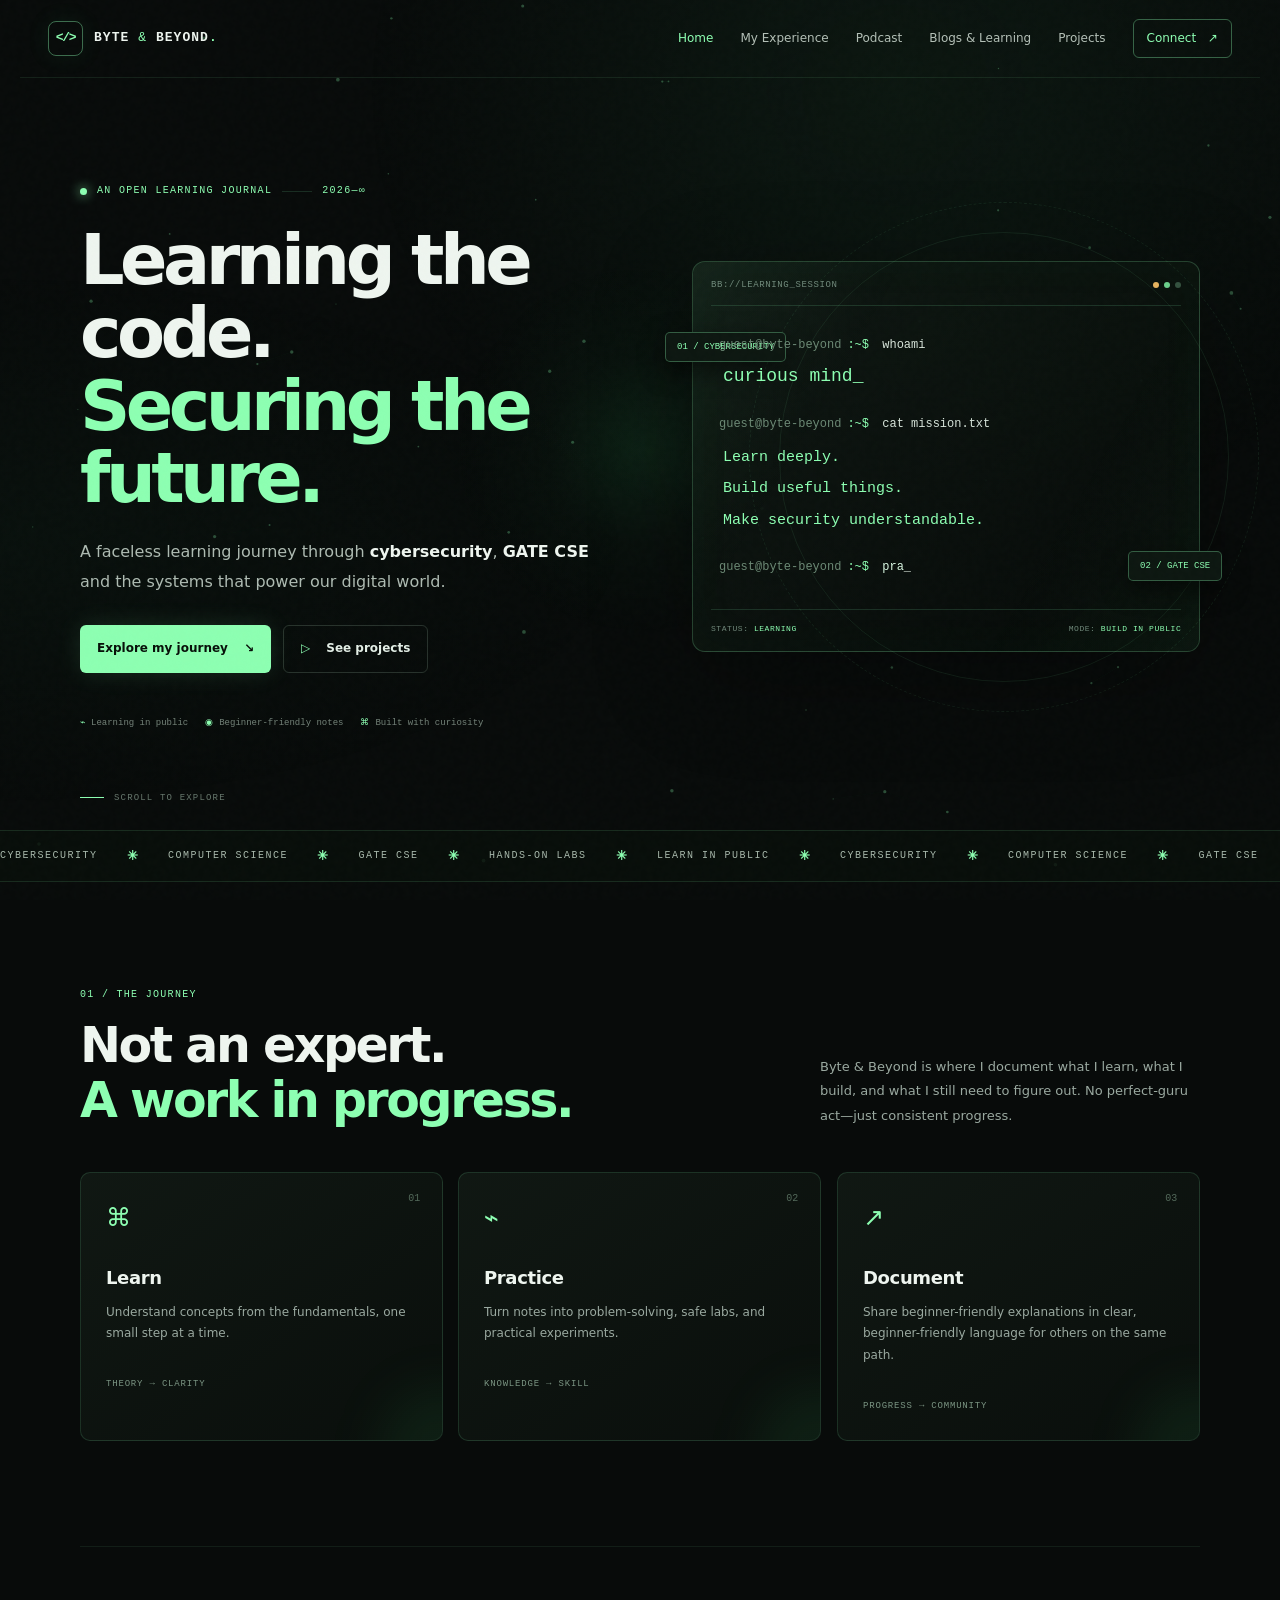
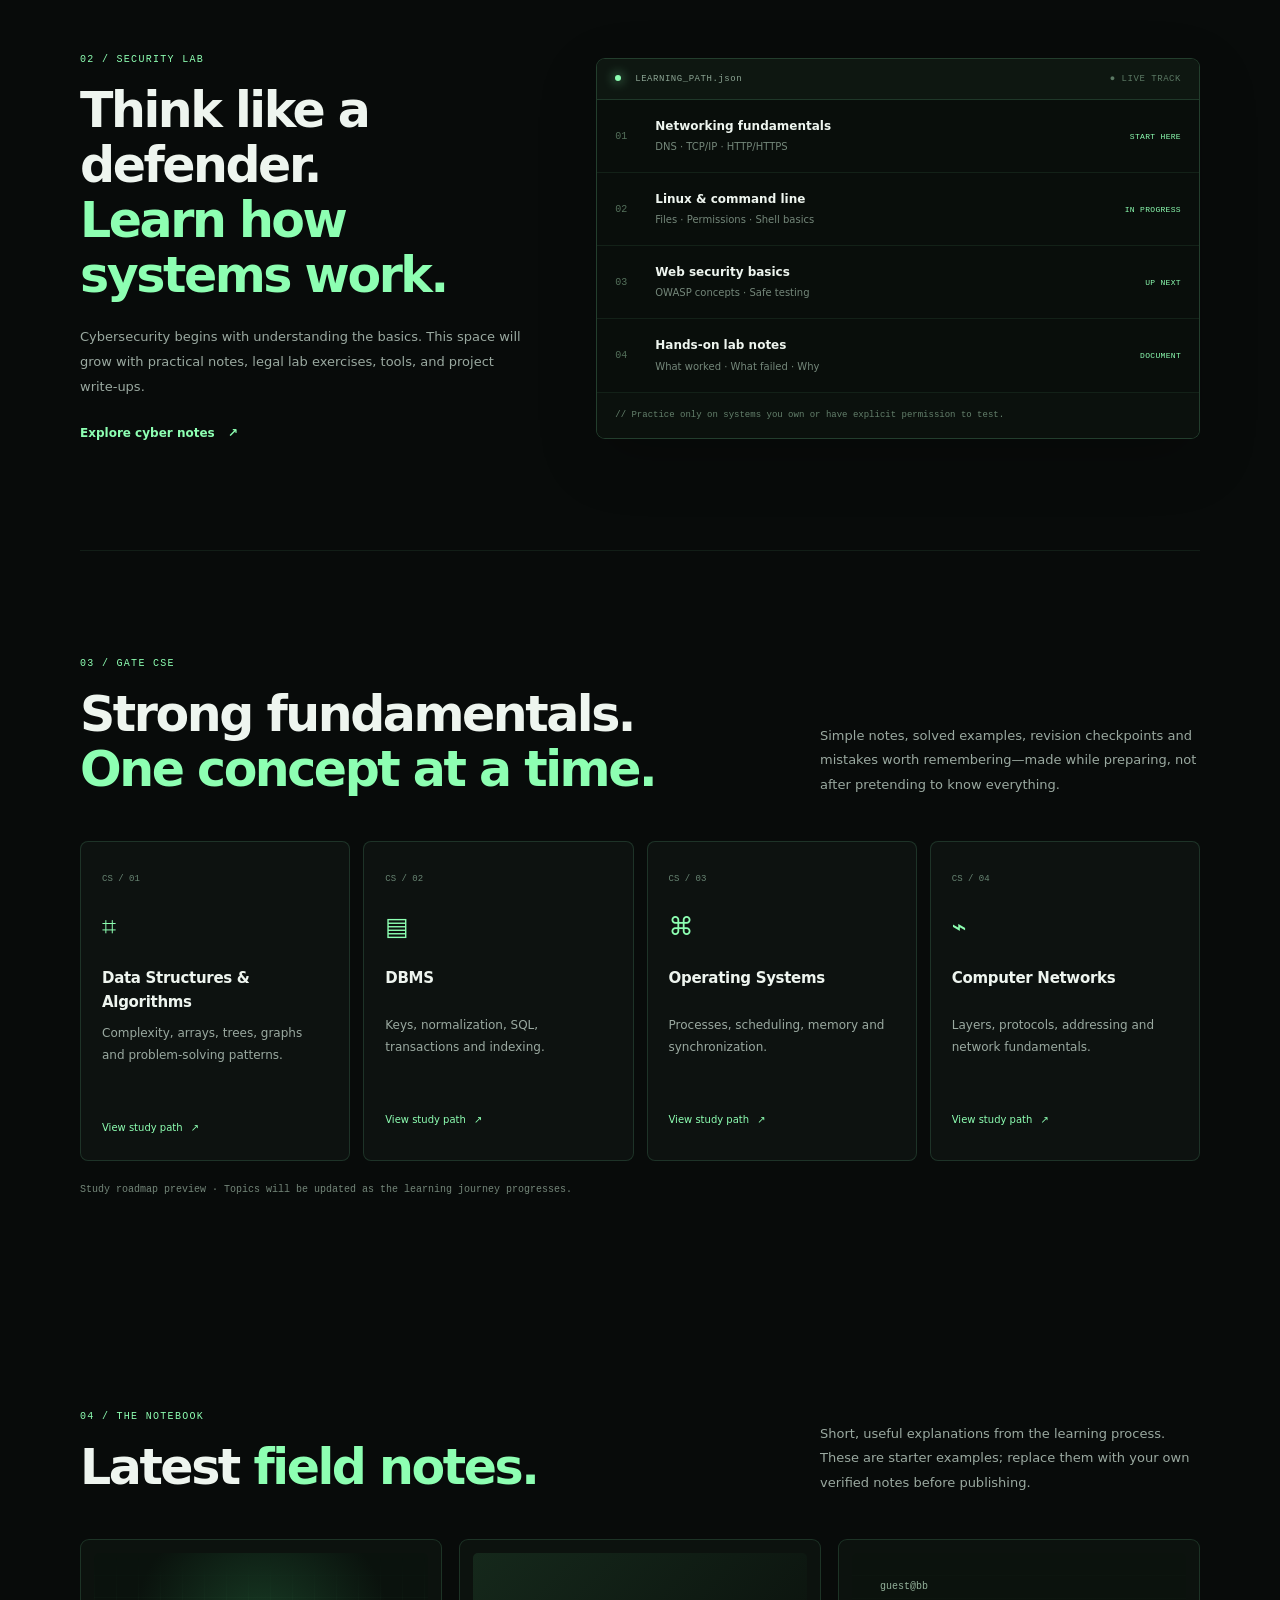
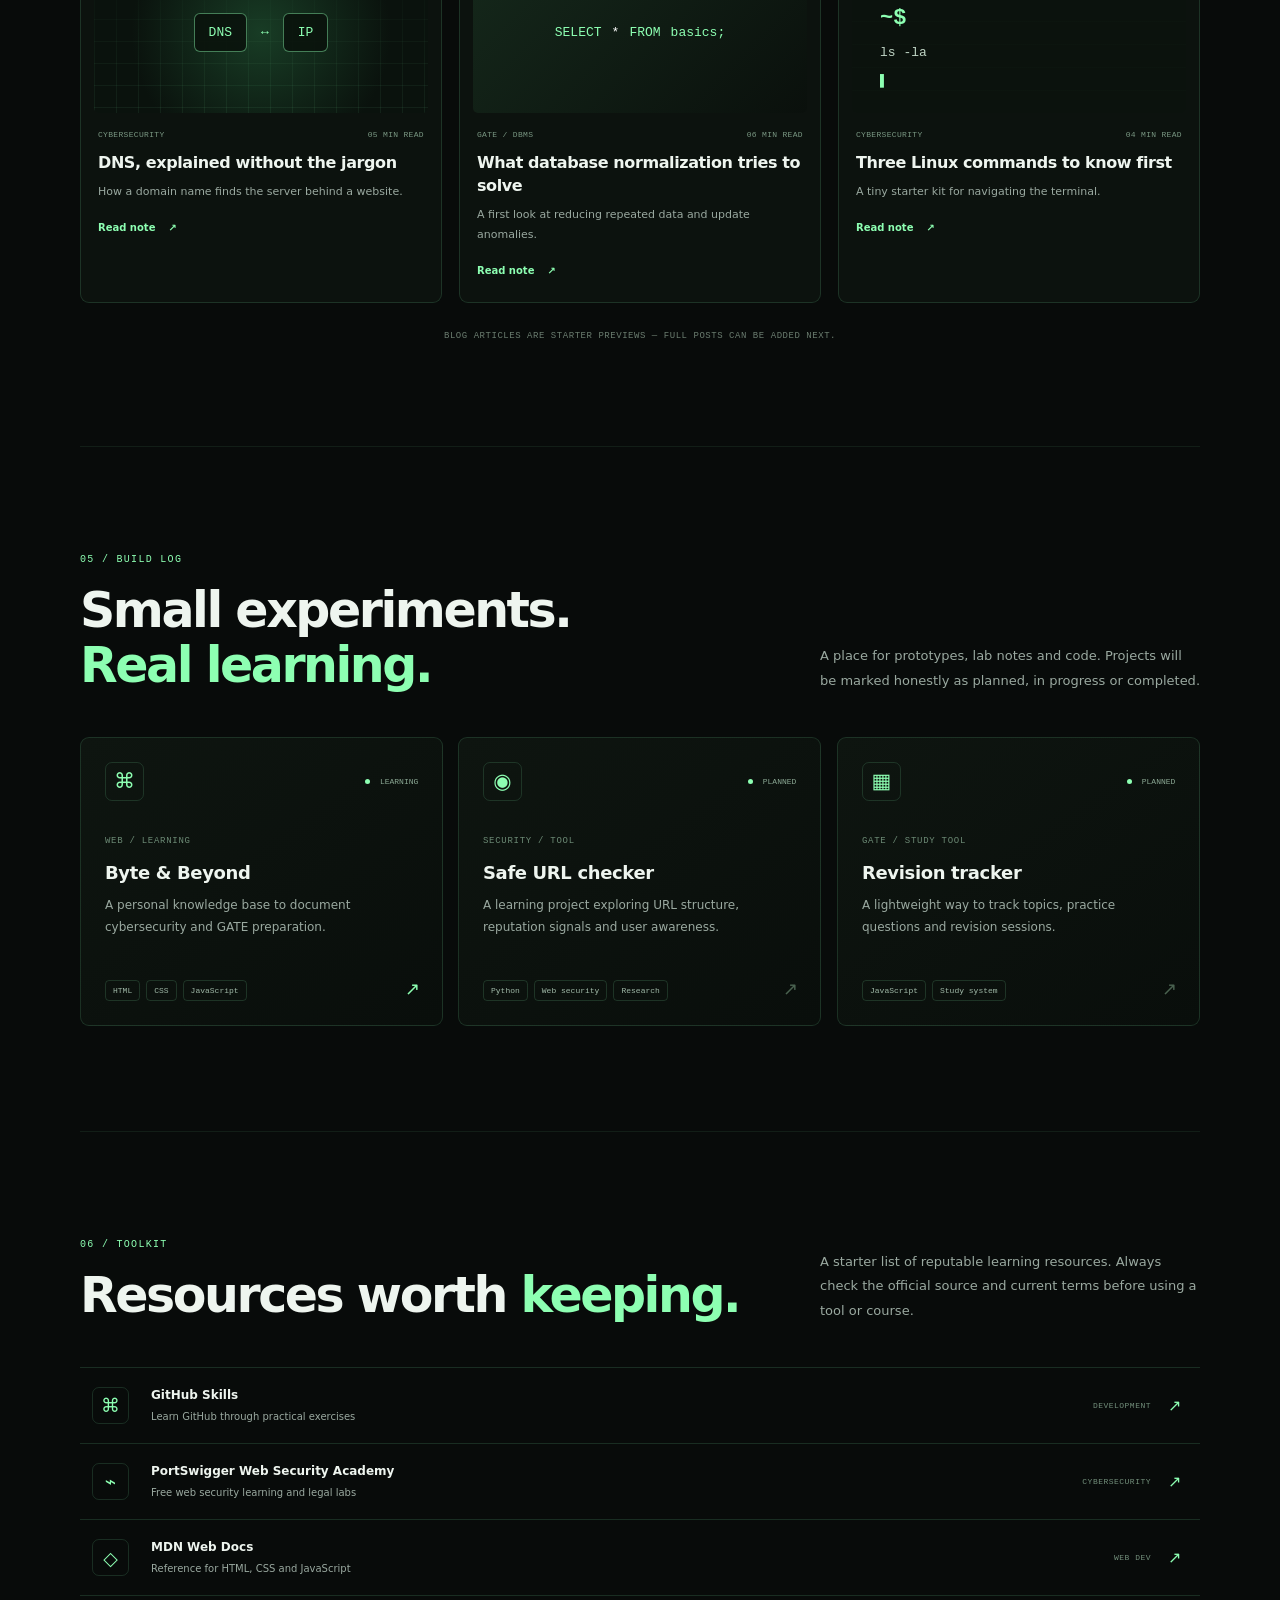
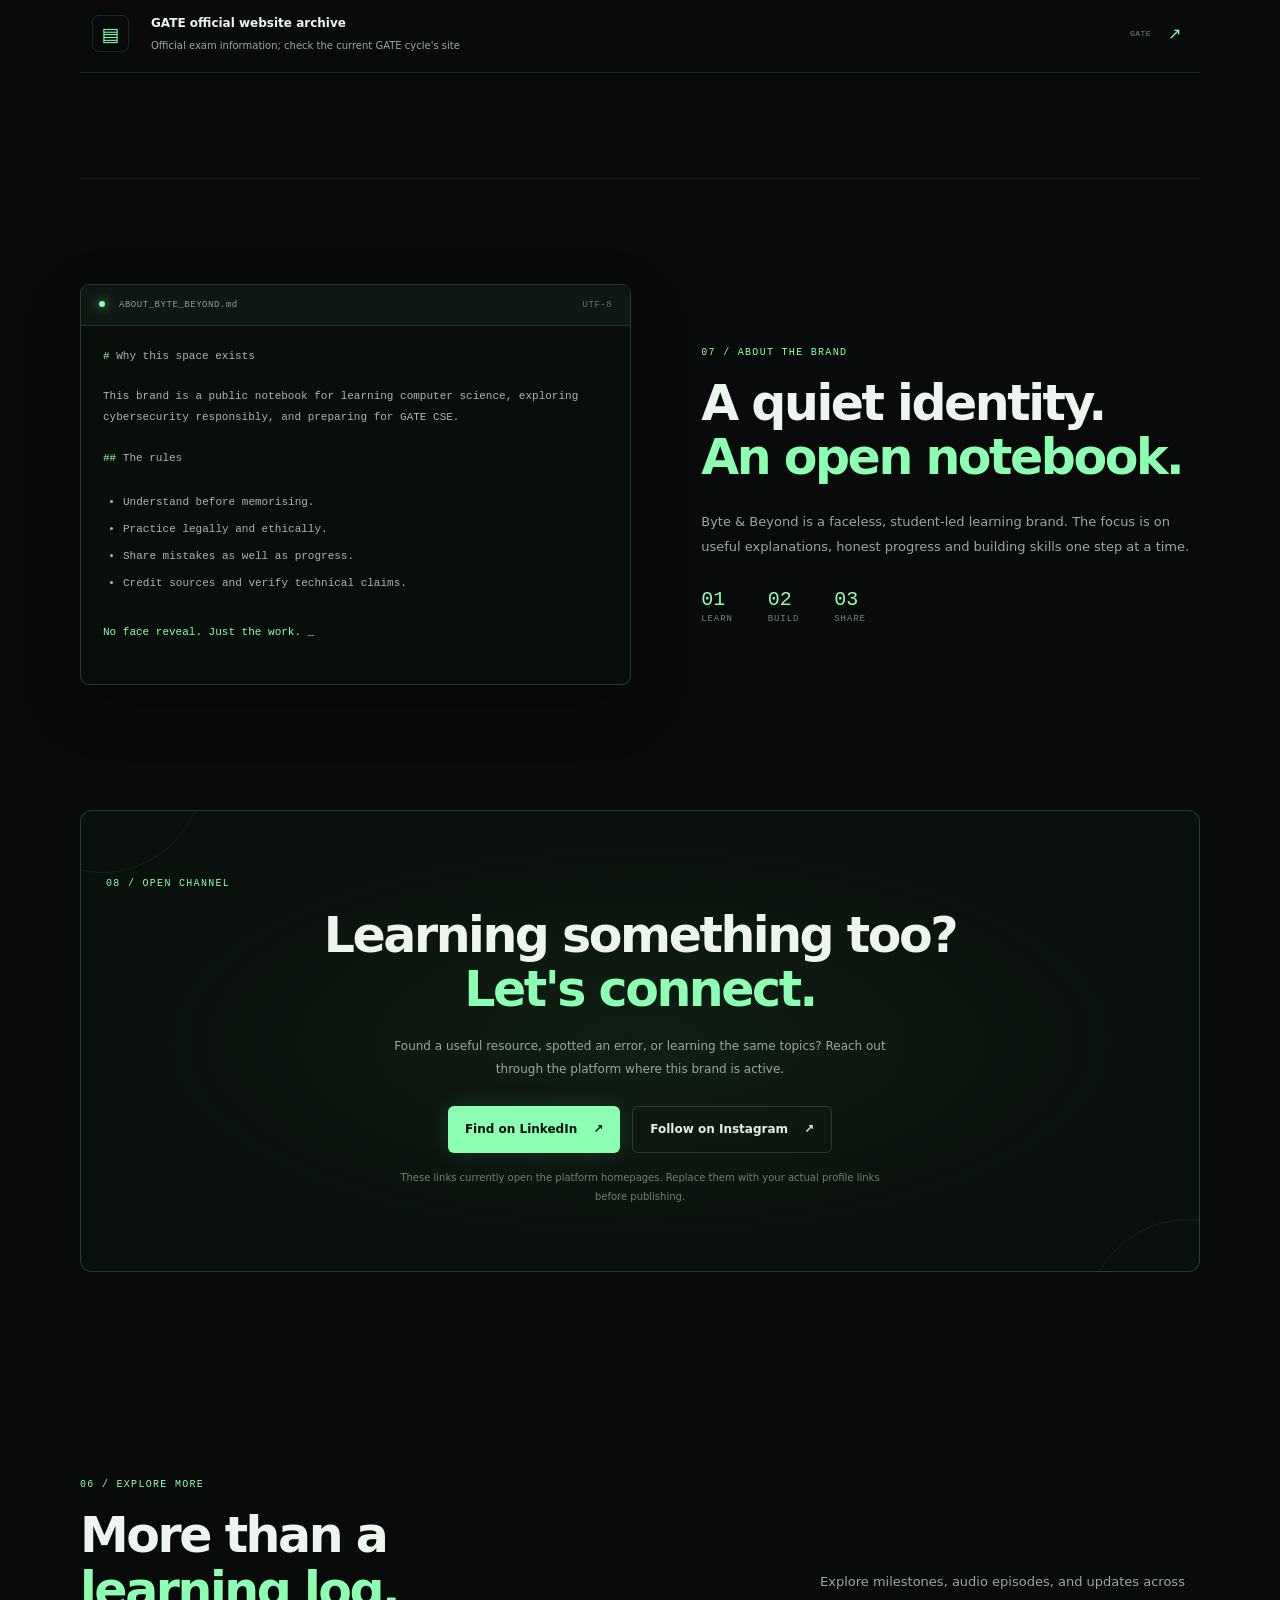
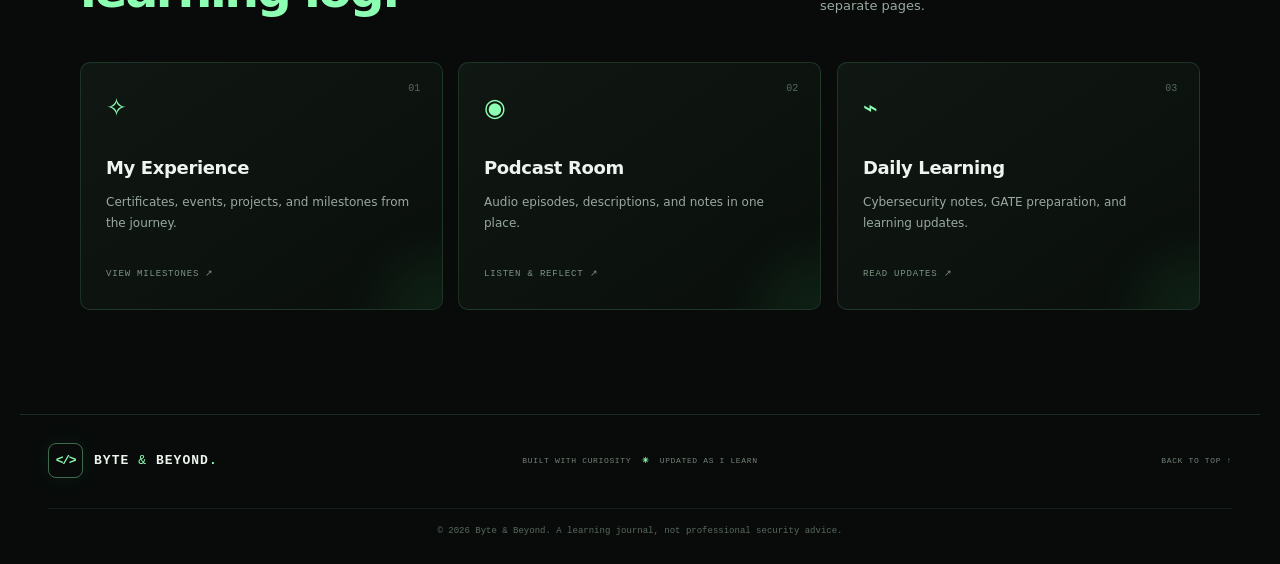
<file: index.html>
<!doctype html>
<html lang="en">
<head>
  <meta charset="utf-8">
  <meta name="viewport" content="width=device-width, initial-scale=1">
  <meta name="theme-color" content="#080b0a">
  <meta name="description" content="Byte & Beyond — a faceless learning journal exploring cybersecurity, GATE CSE, projects, and computer science fundamentals.">
  <title>Byte & Beyond — Learn. Build. Secure.</title>
  <link rel="icon" href="favicon.svg" type="image/svg+xml">
  <link rel="stylesheet" href="style.css">
  <script>document.documentElement.classList.add('js');</script>
</head>
<body>
  <div class="noise" aria-hidden="true"></div>
  <div class="cursor-glow" aria-hidden="true"></div>
  <canvas id="particles" aria-hidden="true"></canvas>

  <header class="site-header">
    <a class="brand" href="#home" aria-label="Byte and Beyond home">
      <span class="brand-mark">&lt;/&gt;</span>
      <span>BYTE <i>&amp;</i> BEYOND<span class="brand-dot">.</span></span>
    </a>
    <button class="menu-toggle" aria-label="Toggle navigation" aria-expanded="false">
      <span></span><span></span><span></span>
    </button>
    <nav class="nav" aria-label="Main navigation">
      <a class="active" href="index.html">Home</a>
      <a href="experience.html">My Experience</a>
      <a href="podcast.html">Podcast</a>
      <a href="learning.html">Blogs & Learning</a>
      <a href="projects.html">Projects</a>
      <a class="nav-cta" href="#contact">Connect <span>↗</span></a>
    </nav>
  </header>

  <main>
    <section class="hero section-wrap" id="home">
      <div class="hero-copy reveal">
        <div class="eyebrow"><span class="status-dot"></span> AN OPEN LEARNING JOURNAL <span class="eyebrow-line"></span> 2026—∞</div>
        <h1>Learning the code.<br><span class="green-text">Securing the future.</span></h1>
        <p class="hero-lede">A faceless learning journey through <strong>cybersecurity</strong>, <strong>GATE CSE</strong> and the systems that power our digital world.</p>
        <div class="hero-actions">
          <a class="button button-primary" href="#journey">Explore my journey <span>↘</span></a>
          <a class="button button-ghost" href="#projects"><span class="play-icon">▷</span> See projects</a>
        </div>
        <div class="hero-meta">
          <span><span class="meta-symbol">⌁</span> Learning in public</span>
          <span><span class="meta-symbol">◉</span> Beginner-friendly notes</span>
          <span><span class="meta-symbol">⌘</span> Built with curiosity</span>
        </div>
      </div>
      <div class="hero-visual reveal" data-tilt>
        <div class="visual-top"><span>BB://LEARNING_SESSION</span><span class="window-dots"><b></b><b></b><b></b></span></div>
        <div class="terminal">
          <div class="terminal-line"><span class="terminal-muted">guest@byte-beyond</span><span class="terminal-green">:~$</span> whoami</div>
          <div class="terminal-output">curious mind<span class="blink">_</span></div>
          <div class="terminal-line"><span class="terminal-muted">guest@byte-beyond</span><span class="terminal-green">:~$</span> cat mission.txt</div>
          <div class="terminal-output terminal-message">Learn deeply.<br>Build useful things.<br>Make security understandable.</div>
          <div class="terminal-line"><span class="terminal-muted">guest@byte-beyond</span><span class="terminal-green">:~$</span> <span class="typing" data-typing="explore|practice|document|repeat">explore</span><span class="blink">_</span></div>
        </div>
        <div class="visual-bottom"><span>STATUS: <b>LEARNING</b></span><span>MODE: <b>BUILD IN PUBLIC</b></span></div>
        <div class="orbit orbit-one"></div><div class="orbit orbit-two"></div>
        <div class="floating-chip chip-one">01 / CYBERSECURITY</div>
        <div class="floating-chip chip-two">02 / GATE CSE</div>
      </div>
      <div class="hero-scroll"><span></span> SCROLL TO EXPLORE</div>
    </section>

    <section class="ticker" aria-label="Topics">
      <div class="ticker-track">
        <span>CYBERSECURITY</span><b>✳</b><span>COMPUTER SCIENCE</span><b>✳</b><span>GATE CSE</span><b>✳</b><span>HANDS-ON LABS</span><b>✳</b><span>LEARN IN PUBLIC</span><b>✳</b>
        <span>CYBERSECURITY</span><b>✳</b><span>COMPUTER SCIENCE</span><b>✳</b><span>GATE CSE</span><b>✳</b><span>HANDS-ON LABS</span><b>✳</b><span>LEARN IN PUBLIC</span><b>✳</b>
      </div>
    </section>

    <section class="section-wrap section-pad" id="journey">
      <div class="section-heading reveal">
        <div><span class="section-kicker">01 / THE JOURNEY</span><h2>Not an expert.<br><span class="green-text">A work in progress.</span></h2></div>
        <p class="section-intro">Byte &amp; Beyond is where I document what I learn, what I build, and what I still need to figure out. No perfect-guru act—just consistent progress.</p>
      </div>
      <div class="journey-grid">
        <article class="journey-card card reveal" data-tilt><div class="card-index">01</div><div class="card-icon">⌘</div><h3>Learn</h3><p>Understand concepts from the fundamentals, one small step at a time.</p><span class="card-foot">THEORY → CLARITY</span></article>
        <article class="journey-card card reveal" data-tilt><div class="card-index">02</div><div class="card-icon">⌁</div><h3>Practice</h3><p>Turn notes into problem-solving, safe labs, and practical experiments.</p><span class="card-foot">KNOWLEDGE → SKILL</span></article>
        <article class="journey-card card reveal" data-tilt><div class="card-index">03</div><div class="card-icon">↗</div><h3>Document</h3><p>Share beginner-friendly explanations in clear, beginner-friendly language for others on the same path.</p><span class="card-foot">PROGRESS → COMMUNITY</span></article>
      </div>
    </section>

    <section class="section-wrap section-pad split-section" id="cyber">
      <div class="split-copy reveal">
        <span class="section-kicker">02 / SECURITY LAB</span>
        <h2>Think like a defender.<br><span class="green-text">Learn how systems work.</span></h2>
        <p>Cybersecurity begins with understanding the basics. This space will grow with practical notes, legal lab exercises, tools, and project write-ups.</p>
        <a class="text-link" href="#blog">Explore cyber notes <span>↗</span></a>
      </div>
      <div class="topic-console reveal">
        <div class="console-header"><span><i></i> LEARNING_PATH.json</span><span>● LIVE TRACK</span></div>
        <div class="console-row"><span class="console-num">01</span><div><b>Networking fundamentals</b><small>DNS · TCP/IP · HTTP/HTTPS</small></div><span class="topic-state">START HERE</span></div>
        <div class="console-row"><span class="console-num">02</span><div><b>Linux &amp; command line</b><small>Files · Permissions · Shell basics</small></div><span class="topic-state">IN PROGRESS</span></div>
        <div class="console-row"><span class="console-num">03</span><div><b>Web security basics</b><small>OWASP concepts · Safe testing</small></div><span class="topic-state">UP NEXT</span></div>
        <div class="console-row"><span class="console-num">04</span><div><b>Hands-on lab notes</b><small>What worked · What failed · Why</small></div><span class="topic-state">DOCUMENT</span></div>
        <p class="console-note">// Practice only on systems you own or have explicit permission to test.</p>
      </div>
    </section>

    <section class="section-wrap section-pad gate-section" id="gate">
      <div class="section-heading reveal">
        <div><span class="section-kicker">03 / GATE CSE</span><h2>Strong fundamentals.<br><span class="green-text">One concept at a time.</span></h2></div>
        <p class="section-intro">Simple notes, solved examples, revision checkpoints and mistakes worth remembering—made while preparing, not after pretending to know everything.</p>
      </div>
      <div class="gate-grid">
        <article class="gate-card reveal"><span class="gate-tag">CS / 01</span><div class="gate-icon">⌗</div><h3>Data Structures &amp; Algorithms</h3><p>Complexity, arrays, trees, graphs and problem-solving patterns.</p><a href="#blog">View study path <span>↗</span></a></article>
        <article class="gate-card reveal"><span class="gate-tag">CS / 02</span><div class="gate-icon">▤</div><h3>DBMS</h3><p>Keys, normalization, SQL, transactions and indexing.</p><a href="#blog">View study path <span>↗</span></a></article>
        <article class="gate-card reveal"><span class="gate-tag">CS / 03</span><div class="gate-icon">⌘</div><h3>Operating Systems</h3><p>Processes, scheduling, memory and synchronization.</p><a href="#blog">View study path <span>↗</span></a></article>
        <article class="gate-card reveal"><span class="gate-tag">CS / 04</span><div class="gate-icon">⌁</div><h3>Computer Networks</h3><p>Layers, protocols, addressing and network fundamentals.</p><a href="#blog">View study path <span>↗</span></a></article>
      </div>
      <p class="small-note">Study roadmap preview · Topics will be updated as the learning journey progresses.</p>
    </section>

    <section class="section-wrap section-pad" id="blog">
      <div class="section-heading reveal">
        <div><span class="section-kicker">04 / THE NOTEBOOK</span><h2>Latest <span class="green-text">field notes.</span></h2></div>
        <p class="section-intro">Short, useful explanations from the learning process. These are starter examples; replace them with your own verified notes before publishing.</p>
      </div>
      <div class="blog-grid">
        <article class="blog-card reveal"><div class="blog-art art-network"><span>DNS</span><i>↔</i><span>IP</span><div class="art-grid"></div></div><div class="blog-meta"><span>CYBERSECURITY</span><span>05 MIN READ</span></div><h3>DNS, explained without the jargon</h3><p>How a domain name finds the server behind a website.</p><a href="#contact" class="text-link">Read note <span>↗</span></a></article>
        <article class="blog-card reveal"><div class="blog-art art-db"><span>SELECT</span><span>*</span><span>FROM</span><span>basics;</span></div><div class="blog-meta"><span>GATE / DBMS</span><span>06 MIN READ</span></div><h3>What database normalization tries to solve</h3><p>A first look at reducing repeated data and update anomalies.</p><a href="#contact" class="text-link">Read note <span>↗</span></a></article>
        <article class="blog-card reveal"><div class="blog-art art-linux"><span>guest@bb</span><strong>~$</strong><i>ls -la</i><b>▌</b></div><div class="blog-meta"><span>CYBERSECURITY</span><span>04 MIN READ</span></div><h3>Three Linux commands to know first</h3><p>A tiny starter kit for navigating the terminal.</p><a href="#contact" class="text-link">Read note <span>↗</span></a></article>
      </div>
      <div class="center-note">BLOG ARTICLES ARE STARTER PREVIEWS — FULL POSTS CAN BE ADDED NEXT.</div>
    </section>

    <section class="section-wrap section-pad project-section" id="projects">
      <div class="section-heading reveal">
        <div><span class="section-kicker">05 / BUILD LOG</span><h2>Small experiments.<br><span class="green-text">Real learning.</span></h2></div>
        <p class="section-intro">A place for prototypes, lab notes and code. Projects will be marked honestly as planned, in progress or completed.</p>
      </div>
      <div class="project-grid">
        <article class="project-card reveal" data-tilt><div class="project-top"><span class="project-symbol">⌘</span><span class="project-status"><i></i> LEARNING</span></div><span class="project-type">WEB / LEARNING</span><h3>Byte &amp; Beyond</h3><p>A personal knowledge base to document cybersecurity and GATE preparation.</p><div class="tech-tags"><span>HTML</span><span>CSS</span><span>JavaScript</span></div><a href="#home" class="project-link" aria-label="Back to home">↗</a></article>
        <article class="project-card reveal" data-tilt><div class="project-top"><span class="project-symbol">◉</span><span class="project-status"><i></i> PLANNED</span></div><span class="project-type">SECURITY / TOOL</span><h3>Safe URL checker</h3><p>A learning project exploring URL structure, reputation signals and user awareness.</p><div class="tech-tags"><span>Python</span><span>Web security</span><span>Research</span></div><span class="project-link muted">↗</span></article>
        <article class="project-card reveal" data-tilt><div class="project-top"><span class="project-symbol">▦</span><span class="project-status"><i></i> PLANNED</span></div><span class="project-type">GATE / STUDY TOOL</span><h3>Revision tracker</h3><p>A lightweight way to track topics, practice questions and revision sessions.</p><div class="tech-tags"><span>JavaScript</span><span>Study system</span></div><span class="project-link muted">↗</span></article>
      </div>
    </section>

    <section class="section-wrap section-pad resource-section" id="resources">
      <div class="section-heading reveal">
        <div><span class="section-kicker">06 / TOOLKIT</span><h2>Resources worth <span class="green-text">keeping.</span></h2></div>
        <p class="section-intro">A starter list of reputable learning resources. Always check the official source and current terms before using a tool or course.</p>
      </div>
      <div class="resource-list reveal">
        <a href="https://skills.github.com/" target="_blank" rel="noopener noreferrer"><span class="resource-icon">⌘</span><span><b>GitHub Skills</b><small>Learn GitHub through practical exercises</small></span><span class="resource-category">DEVELOPMENT</span><span class="resource-arrow">↗</span></a>
        <a href="https://portswigger.net/web-security" target="_blank" rel="noopener noreferrer"><span class="resource-icon">⌁</span><span><b>PortSwigger Web Security Academy</b><small>Free web security learning and legal labs</small></span><span class="resource-category">CYBERSECURITY</span><span class="resource-arrow">↗</span></a>
        <a href="https://developer.mozilla.org/" target="_blank" rel="noopener noreferrer"><span class="resource-icon">◇</span><span><b>MDN Web Docs</b><small>Reference for HTML, CSS and JavaScript</small></span><span class="resource-category">WEB DEV</span><span class="resource-arrow">↗</span></a>
        <a href="https://gate2026.iitg.ac.in/" target="_blank" rel="noopener noreferrer"><span class="resource-icon">▤</span><span><b>GATE official website archive</b><small>Official exam information; check the current GATE cycle's site</small></span><span class="resource-category">GATE</span><span class="resource-arrow">↗</span></a>
      </div>
    </section>

    <section class="section-wrap section-pad about-section" id="about">
      <div class="about-terminal reveal">
        <div class="console-header"><span><i></i> ABOUT_BYTE_BEYOND.md</span><span>UTF-8</span></div>
        <p><span class="md-green">#</span> Why this space exists</p>
        <p>This brand is a public notebook for learning computer science, exploring cybersecurity responsibly, and preparing for GATE CSE.</p>
        <p><span class="md-green">##</span> The rules</p>
        <ul><li>Understand before memorising.</li><li>Practice legally and ethically.</li><li>Share mistakes as well as progress.</li><li>Credit sources and verify technical claims.</li></ul>
        <p class="about-signoff">No face reveal. Just the work. <span class="blink">_</span></p>
      </div>
      <div class="about-side reveal"><span class="section-kicker">07 / ABOUT THE BRAND</span><h2>A quiet identity.<br><span class="green-text">An open notebook.</span></h2><p>Byte &amp; Beyond is a faceless, student-led learning brand. The focus is on useful explanations, honest progress and building skills one step at a time.</p><div class="about-stat-row"><div><strong>01</strong><span>Learn</span></div><div><strong>02</strong><span>Build</span></div><div><strong>03</strong><span>Share</span></div></div></div>
    </section>

    <section class="section-wrap contact-section" id="contact">
      <div class="contact-box reveal">
        <span class="section-kicker">08 / OPEN CHANNEL</span>
        <h2>Learning something too?<br><span class="green-text">Let's connect.</span></h2>
        <p>Found a useful resource, spotted an error, or learning the same topics? Reach out through the platform where this brand is active.</p>
        <div class="contact-actions">
          <a class="button button-primary" href="https://www.linkedin.com/" target="_blank" rel="noopener noreferrer">Find on LinkedIn <span>↗</span></a>
          <a class="button button-ghost" href="https://www.instagram.com/" target="_blank" rel="noopener noreferrer">Follow on Instagram <span>↗</span></a>
        </div>
        <p class="contact-note">These links currently open the platform homepages. Replace them with your actual profile links before publishing.</p>
      </div>
    </section>

    <section class="section-wrap section-pad" id="featured-pages">
      <div class="section-heading reveal">
        <div><span class="section-kicker">06 / EXPLORE MORE</span><h2>More than a<br><span class="green-text">learning log.</span></h2></div>
        <p class="section-intro">Explore milestones, audio episodes, and updates across separate pages.</p>
      </div>
      <div class="journey-grid">
        <a class="card reveal" href="experience.html"><div class="card-index">01</div><div class="card-icon">✧</div><h3>My Experience</h3><p>Certificates, events, projects, and milestones from the journey.</p><span class="card-foot">VIEW MILESTONES ↗</span></a>
        <a class="card reveal" href="podcast.html"><div class="card-index">02</div><div class="card-icon">◉</div><h3>Podcast Room</h3><p>Audio episodes, descriptions, and notes in one place.</p><span class="card-foot">LISTEN & REFLECT ↗</span></a>
        <a class="card reveal" href="learning.html"><div class="card-index">03</div><div class="card-icon">⌁</div><h3>Daily Learning</h3><p>Cybersecurity notes, GATE preparation, and learning updates.</p><span class="card-foot">READ UPDATES ↗</span></a>
      </div>
    </section>

  </main>

  <footer class="site-footer">
    <a class="brand footer-brand" href="#home"><span class="brand-mark">&lt;/&gt;</span><span>BYTE <i>&amp;</i> BEYOND<span class="brand-dot">.</span></span></a>
    <span>BUILT WITH CURIOSITY <b>✳</b> UPDATED AS I LEARN</span>
    <a href="#home" class="back-top">BACK TO TOP ↑</a>
    <p class="footer-bottom">© <span id="year"></span> Byte &amp; Beyond. A learning journal, not professional security advice.</p>
  </footer>
  <script src="script.js"></script>
</body>
</html>
</file>
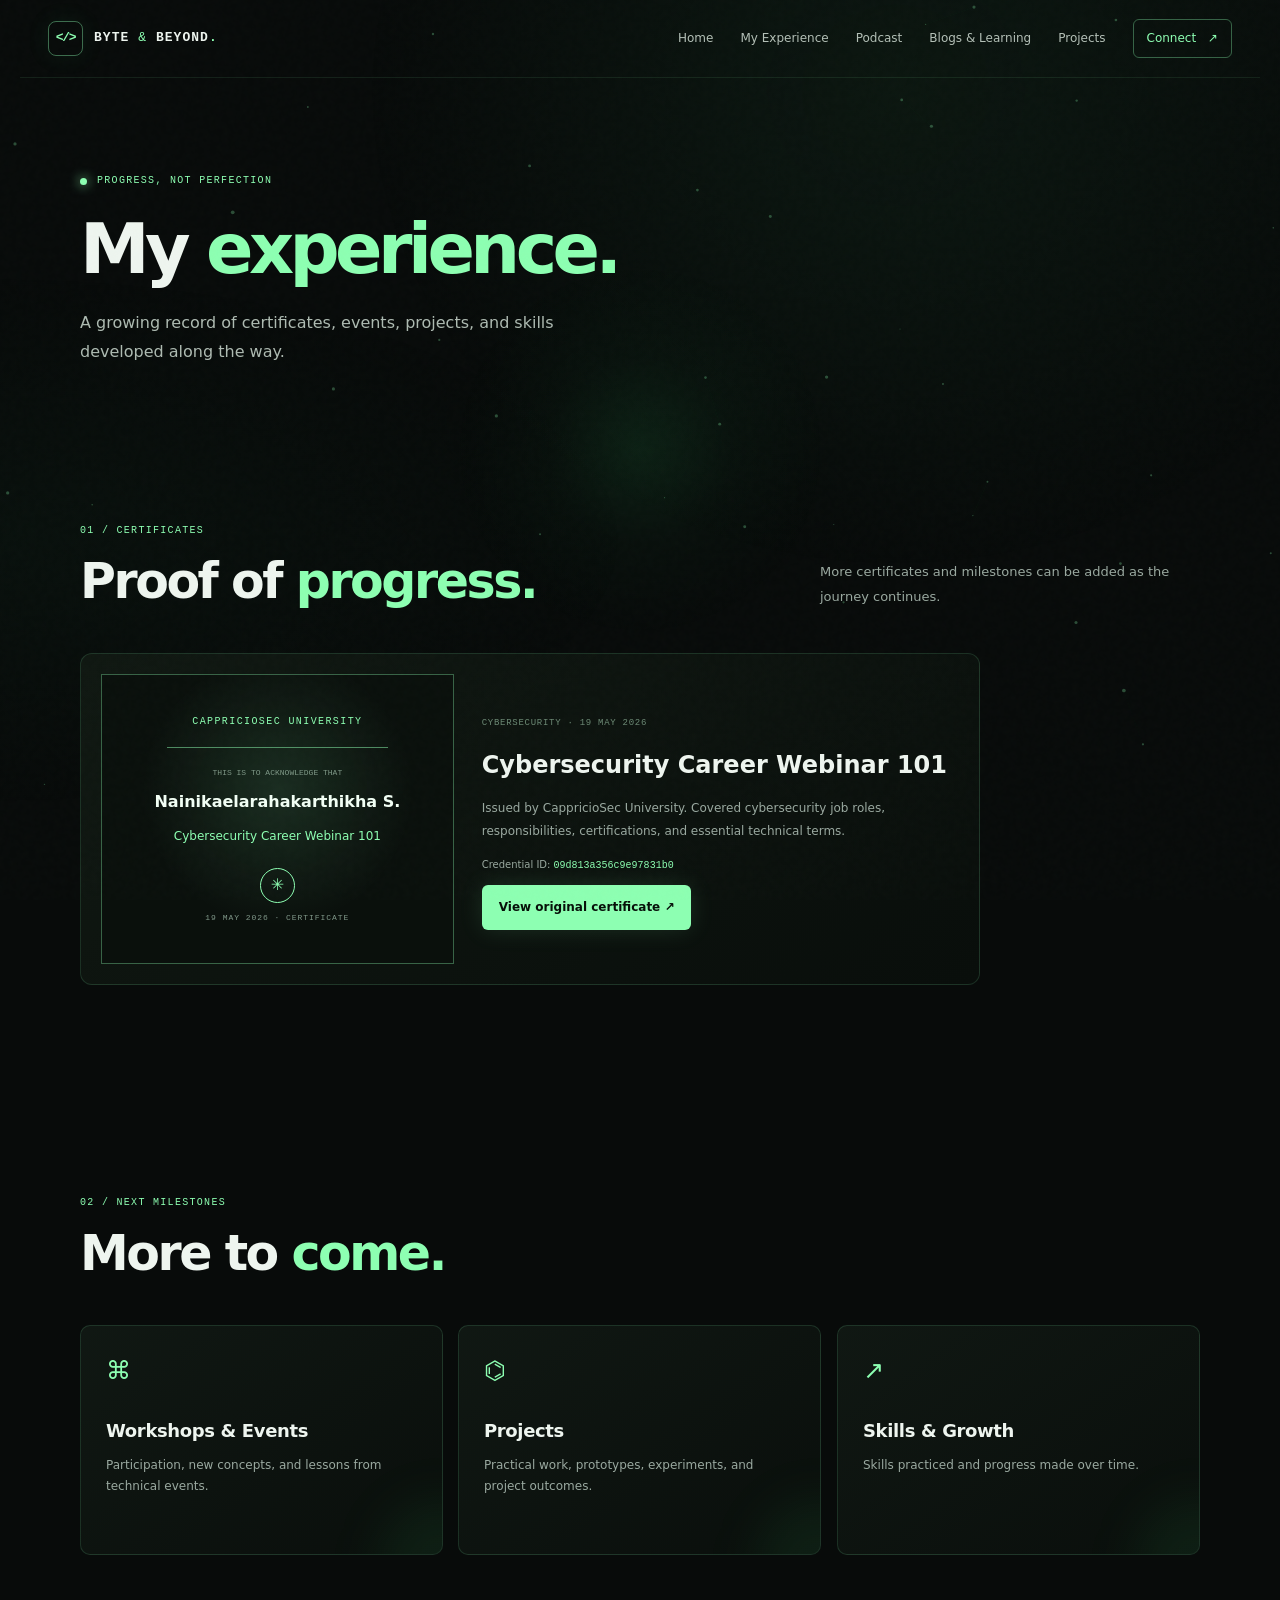
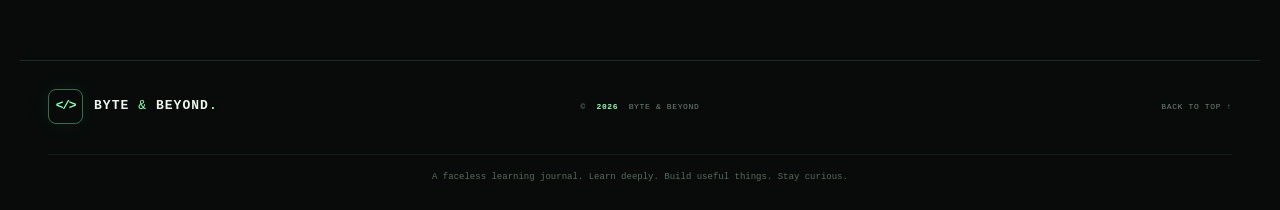
<file: experience.html>
<!doctype html><html lang="en"><head><meta charset="utf-8"><meta name="viewport" content="width=device-width, initial-scale=1"><meta name="theme-color" content="#080b0a"><link rel="icon" href="favicon.svg" type="image/svg+xml"><link rel="stylesheet" href="style.css"><script>document.documentElement.classList.add('js');</script><title>My Experience | Byte & Beyond</title></head><body><div class="noise"></div><div class="cursor-glow"></div><canvas id="particles"></canvas><header class="site-header">
<a class="brand" href="index.html" aria-label="Byte & Beyond home"><span class="brand-mark">&lt;/&gt;</span><span>BYTE <i>&amp;</i> BEYOND<span class="brand-dot">.</span></span></a>
<button class="menu-toggle" aria-label="Toggle navigation" aria-expanded="false"><span></span><span></span><span></span></button>
<nav class="nav" aria-label="Main navigation">
<a href="index.html">Home</a><a href="experience.html">My Experience</a><a href="podcast.html">Podcast</a><a href="learning.html">Blogs & Learning</a><a href="projects.html">Projects</a><a class="nav-cta" href="index.html#contact">Connect <span>↗</span></a>
</nav></header>
<main id="top"><section class="section-wrap section-pad page-intro"><div class="eyebrow"><span class="status-dot"></span> PROGRESS, NOT PERFECTION</div><h1>My <span class="green-text">experience.</span></h1><p class="hero-lede">A growing record of certificates, events, projects, and skills developed along the way.</p></section>
<section class="section-wrap section-pad"><div class="section-heading"><div><span class="section-kicker">01 / CERTIFICATES</span><h2>Proof of <span class="green-text">progress.</span></h2></div><p class="section-intro">More certificates and milestones can be added as the journey continues.</p></div>
<div class="experience-grid"><article class="experience-card reveal"><div class="certificate-art"><div class="cert-top">CAPPRICIOSEC UNIVERSITY</div><div class="cert-line"></div><small>THIS IS TO ACKNOWLEDGE THAT</small><h3>Nainikaelarahakarthikha S.</h3><p>Cybersecurity Career Webinar 101</p><div class="cert-seal">✳</div><div class="cert-bottom">19 MAY 2026 · CERTIFICATE</div></div><div class="experience-detail"><span class="project-type">CYBERSECURITY · 19 MAY 2026</span><h3>Cybersecurity Career Webinar 101</h3><p>Issued by CappricioSec University. Covered cybersecurity job roles, responsibilities, certifications, and essential technical terms.</p><p class="credential">Credential ID: <code>09d813a356c9e97831b0</code></p><a class="button button-primary" href="assets/certificates/cybersecurity-career-webinar-101.pdf" target="_blank" rel="noopener">View original certificate ↗</a></div></article></div>
</section><section class="section-wrap section-pad"><div class="section-heading"><div><span class="section-kicker">02 / NEXT MILESTONES</span><h2>More to <span class="green-text">come.</span></h2></div></div><div class="journey-grid"><article class="card reveal"><div class="card-icon">⌘</div><h3>Workshops & Events</h3><p>Participation, new concepts, and lessons from technical events.</p></article><article class="card reveal"><div class="card-icon">⌬</div><h3>Projects</h3><p>Practical work, prototypes, experiments, and project outcomes.</p></article><article class="card reveal"><div class="card-icon">↗</div><h3>Skills & Growth</h3><p>Skills practiced and progress made over time.</p></article></div></section></main><footer class="site-footer"><a class="brand footer-brand" href="index.html"><span class="brand-mark">&lt;/&gt;</span><span>BYTE <i>&amp;</i> BEYOND<span class="brand-dot">.</span></span></a><span>© <b id="year"></b> BYTE &amp; BEYOND</span><a class="back-top" href="#top">BACK TO TOP ↑</a><p class="footer-bottom">A faceless learning journal. Learn deeply. Build useful things. Stay curious.</p></footer><script src="script.js"></script></body></html>
</file>
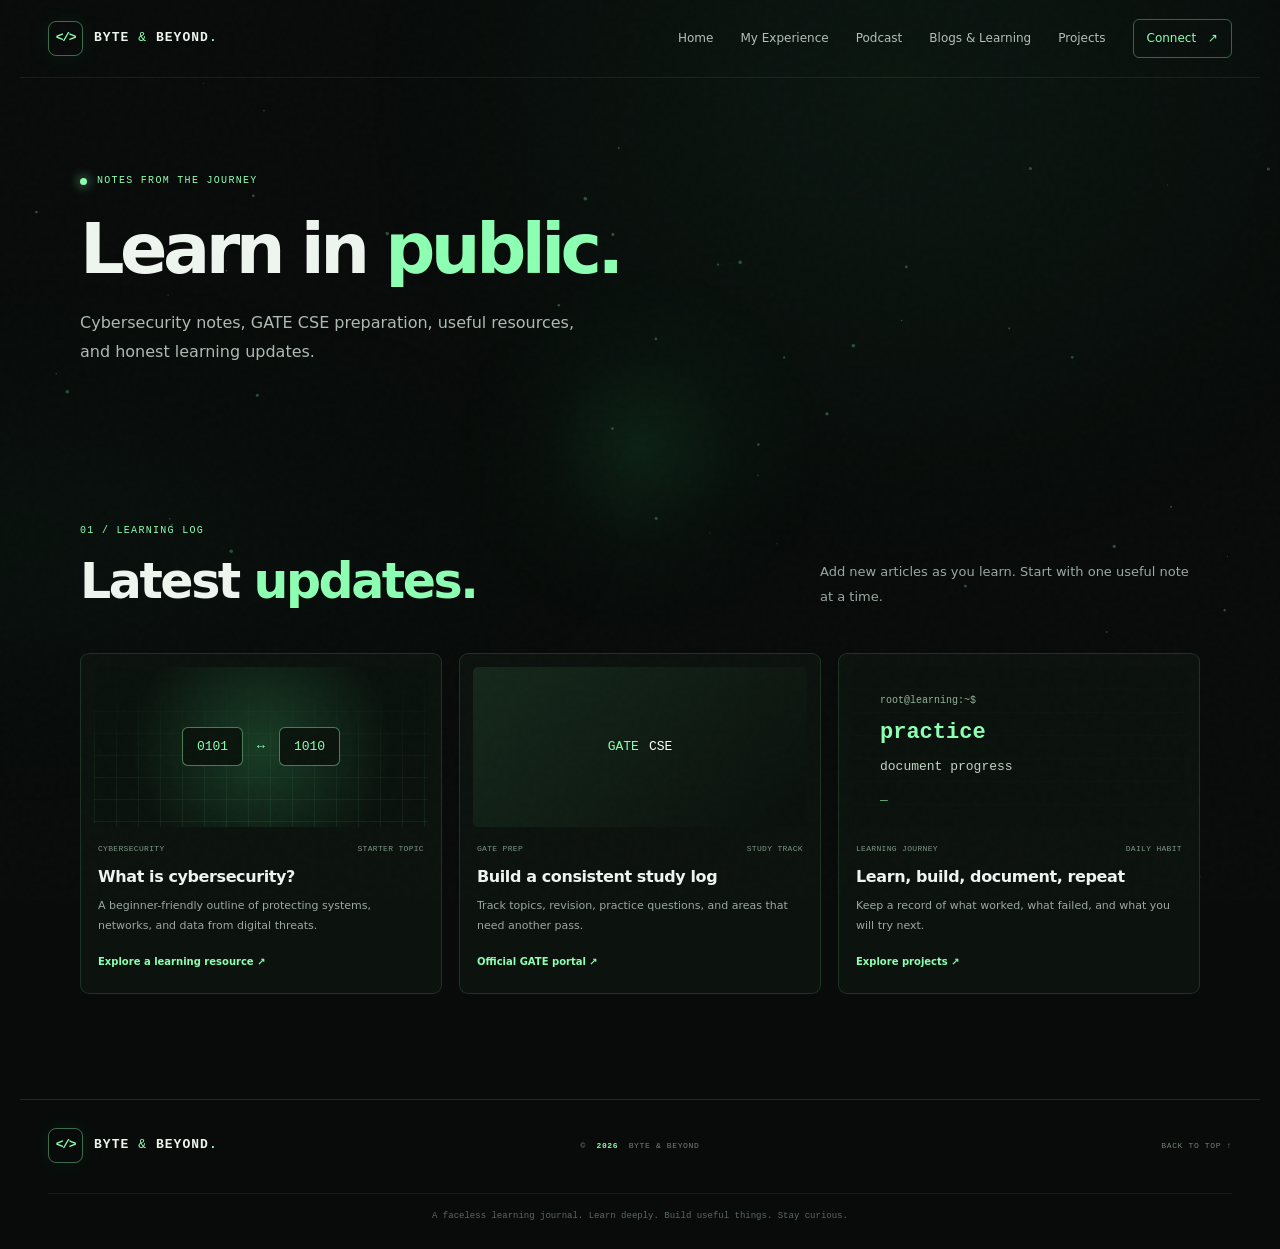
<file: learning.html>
<!doctype html><html lang="en"><head><meta charset="utf-8"><meta name="viewport" content="width=device-width, initial-scale=1"><meta name="theme-color" content="#080b0a"><link rel="icon" href="favicon.svg" type="image/svg+xml"><link rel="stylesheet" href="style.css"><script>document.documentElement.classList.add('js');</script><title>Blogs & Learning | Byte & Beyond</title></head><body><div class="noise"></div><div class="cursor-glow"></div><canvas id="particles"></canvas><header class="site-header">
<a class="brand" href="index.html" aria-label="Byte & Beyond home"><span class="brand-mark">&lt;/&gt;</span><span>BYTE <i>&amp;</i> BEYOND<span class="brand-dot">.</span></span></a>
<button class="menu-toggle" aria-label="Toggle navigation" aria-expanded="false"><span></span><span></span><span></span></button>
<nav class="nav" aria-label="Main navigation">
<a href="index.html">Home</a><a href="experience.html">My Experience</a><a href="podcast.html">Podcast</a><a href="learning.html">Blogs & Learning</a><a href="projects.html">Projects</a><a class="nav-cta" href="index.html#contact">Connect <span>↗</span></a>
</nav></header>
<main id="top"><section class="section-wrap section-pad page-intro"><div class="eyebrow"><span class="status-dot"></span> NOTES FROM THE JOURNEY</div><h1>Learn in <span class="green-text">public.</span></h1><p class="hero-lede">Cybersecurity notes, GATE CSE preparation, useful resources, and honest learning updates.</p></section>
<section class="section-wrap section-pad"><div class="section-heading"><div><span class="section-kicker">01 / LEARNING LOG</span><h2>Latest <span class="green-text">updates.</span></h2></div><p class="section-intro">Add new articles as you learn. Start with one useful note at a time.</p></div><div class="blog-grid"><article class="blog-card reveal"><div class="blog-art art-network"><div class="art-grid"></div><span>0101</span><i>↔</i><span>1010</span></div><div class="blog-meta"><span>CYBERSECURITY</span><span>STARTER TOPIC</span></div><h3>What is cybersecurity?</h3><p>A beginner-friendly outline of protecting systems, networks, and data from digital threats.</p><a class="text-link" href="https://www.cisa.gov/topics/cybersecurity-best-practices" target="_blank" rel="noopener">Explore a learning resource ↗</a></article><article class="blog-card reveal"><div class="blog-art art-db"><span>GATE</span><span> CSE </span></div><div class="blog-meta"><span>GATE PREP</span><span>STUDY TRACK</span></div><h3>Build a consistent study log</h3><p>Track topics, revision, practice questions, and areas that need another pass.</p><a class="text-link" href="https://gate2026.iitg.ac.in/" target="_blank" rel="noopener">Official GATE portal ↗</a></article><article class="blog-card reveal"><div class="blog-art art-linux"><span>root@learning:~$</span><strong>practice</strong><i>document progress</i><b>_</b></div><div class="blog-meta"><span>LEARNING JOURNEY</span><span>DAILY HABIT</span></div><h3>Learn, build, document, repeat</h3><p>Keep a record of what worked, what failed, and what you will try next.</p><a class="text-link" href="projects.html">Explore projects ↗</a></article></div></section></main><footer class="site-footer"><a class="brand footer-brand" href="index.html"><span class="brand-mark">&lt;/&gt;</span><span>BYTE <i>&amp;</i> BEYOND<span class="brand-dot">.</span></span></a><span>© <b id="year"></b> BYTE &amp; BEYOND</span><a class="back-top" href="#top">BACK TO TOP ↑</a><p class="footer-bottom">A faceless learning journal. Learn deeply. Build useful things. Stay curious.</p></footer><script src="script.js"></script></body></html>
</file>
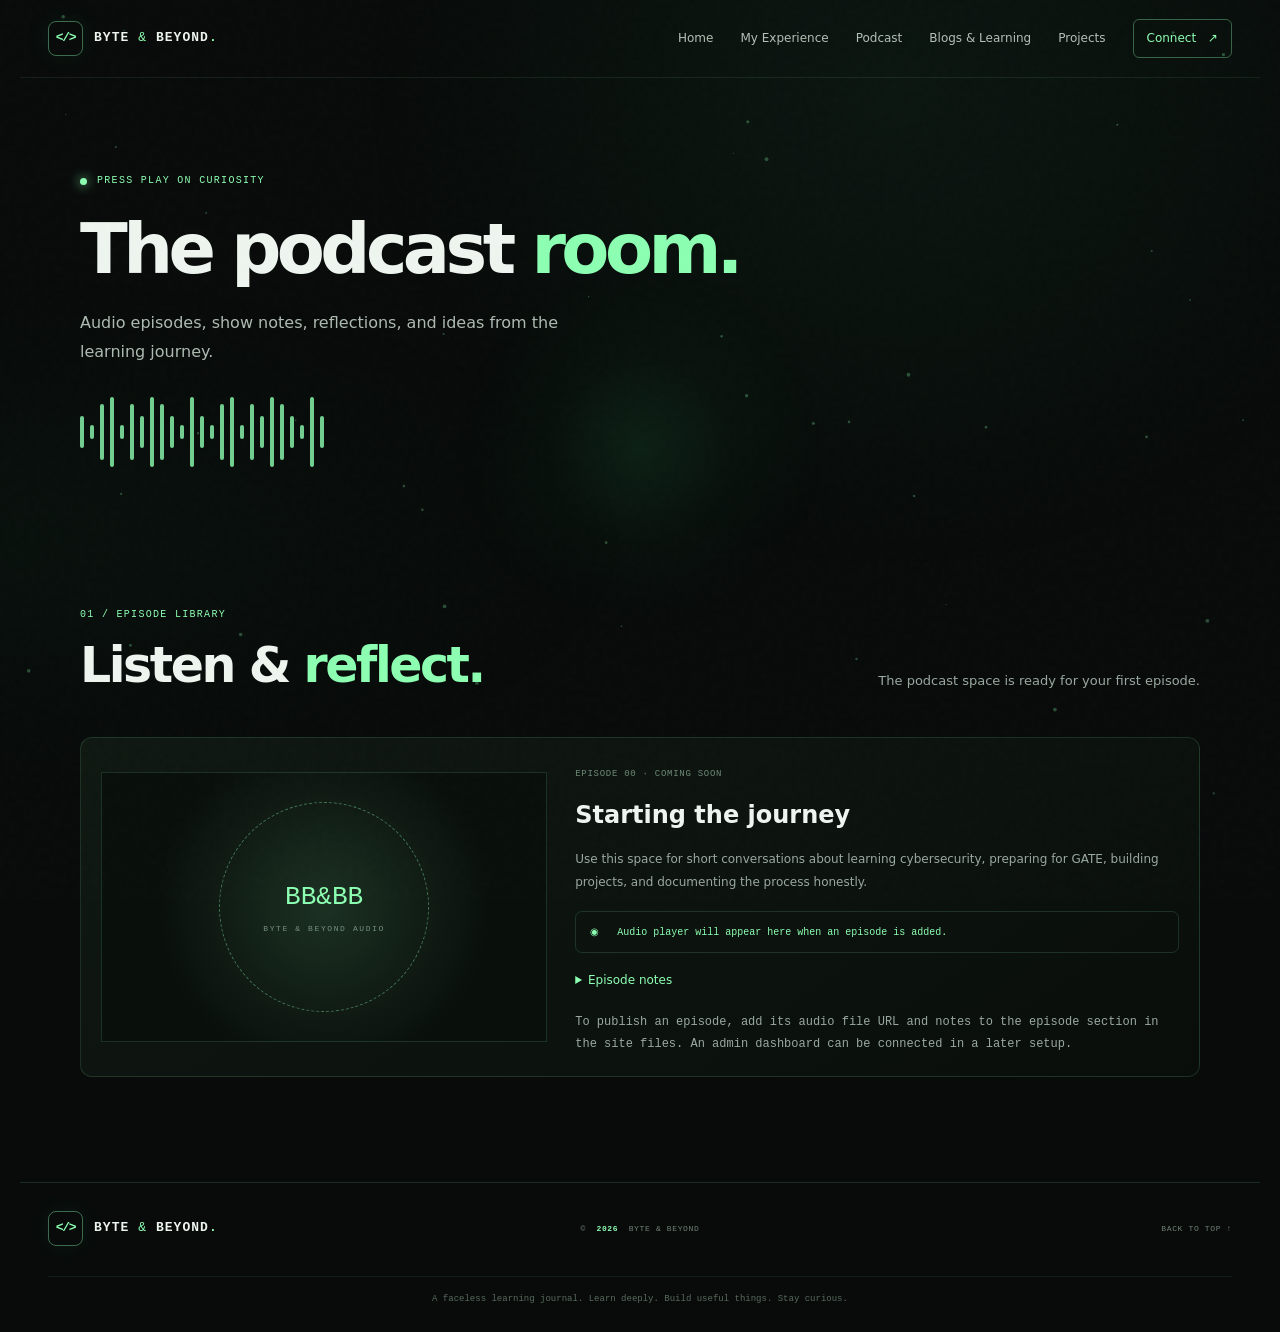
<file: podcast.html>
<!doctype html><html lang="en"><head><meta charset="utf-8"><meta name="viewport" content="width=device-width, initial-scale=1"><meta name="theme-color" content="#080b0a"><link rel="icon" href="favicon.svg" type="image/svg+xml"><link rel="stylesheet" href="style.css"><script>document.documentElement.classList.add('js');</script><title>Podcast | Byte & Beyond</title></head><body><div class="noise"></div><div class="cursor-glow"></div><canvas id="particles"></canvas><header class="site-header">
<a class="brand" href="index.html" aria-label="Byte & Beyond home"><span class="brand-mark">&lt;/&gt;</span><span>BYTE <i>&amp;</i> BEYOND<span class="brand-dot">.</span></span></a>
<button class="menu-toggle" aria-label="Toggle navigation" aria-expanded="false"><span></span><span></span><span></span></button>
<nav class="nav" aria-label="Main navigation">
<a href="index.html">Home</a><a href="experience.html">My Experience</a><a href="podcast.html">Podcast</a><a href="learning.html">Blogs & Learning</a><a href="projects.html">Projects</a><a class="nav-cta" href="index.html#contact">Connect <span>↗</span></a>
</nav></header>
<main id="top"><section class="section-wrap section-pad page-intro"><div class="eyebrow"><span class="status-dot"></span> PRESS PLAY ON CURIOSITY</div><h1>The podcast <span class="green-text">room.</span></h1><p class="hero-lede">Audio episodes, show notes, reflections, and ideas from the learning journey.</p><div class="sound-wave" aria-hidden="true"><i></i><i></i><i></i><i></i><i></i><i></i><i></i><i></i><i></i><i></i><i></i><i></i><i></i><i></i><i></i><i></i><i></i><i></i><i></i><i></i><i></i><i></i><i></i><i></i><i></i></div></section>
<section class="section-wrap section-pad"><div class="section-heading"><div><span class="section-kicker">01 / EPISODE LIBRARY</span><h2>Listen & <span class="green-text">reflect.</span></h2></div><p class="section-intro">The podcast space is ready for your first episode.</p></div><article class="podcast-card reveal"><div class="podcast-art"><div class="podcast-orbit"></div><span>BB<span class="green-text">&</span>BB</span><small>BYTE & BEYOND AUDIO</small></div><div class="podcast-detail"><span class="project-type">EPISODE 00 · COMING SOON</span><h3>Starting the journey</h3><p>Use this space for short conversations about learning cybersecurity, preparing for GATE, building projects, and documenting the process honestly.</p><div class="audio-placeholder">◉ &nbsp; Audio player will appear here when an episode is added.</div><details><summary>Episode notes</summary><p>Planned notes: key takeaways, resources mentioned, timestamps, and next steps.</p></details><p class="small-note">To publish an episode, add its audio file URL and notes to the episode section in the site files. An admin dashboard can be connected in a later setup.</p></div></article></section></main><footer class="site-footer"><a class="brand footer-brand" href="index.html"><span class="brand-mark">&lt;/&gt;</span><span>BYTE <i>&amp;</i> BEYOND<span class="brand-dot">.</span></span></a><span>© <b id="year"></b> BYTE &amp; BEYOND</span><a class="back-top" href="#top">BACK TO TOP ↑</a><p class="footer-bottom">A faceless learning journal. Learn deeply. Build useful things. Stay curious.</p></footer><script src="script.js"></script></body></html>
</file>
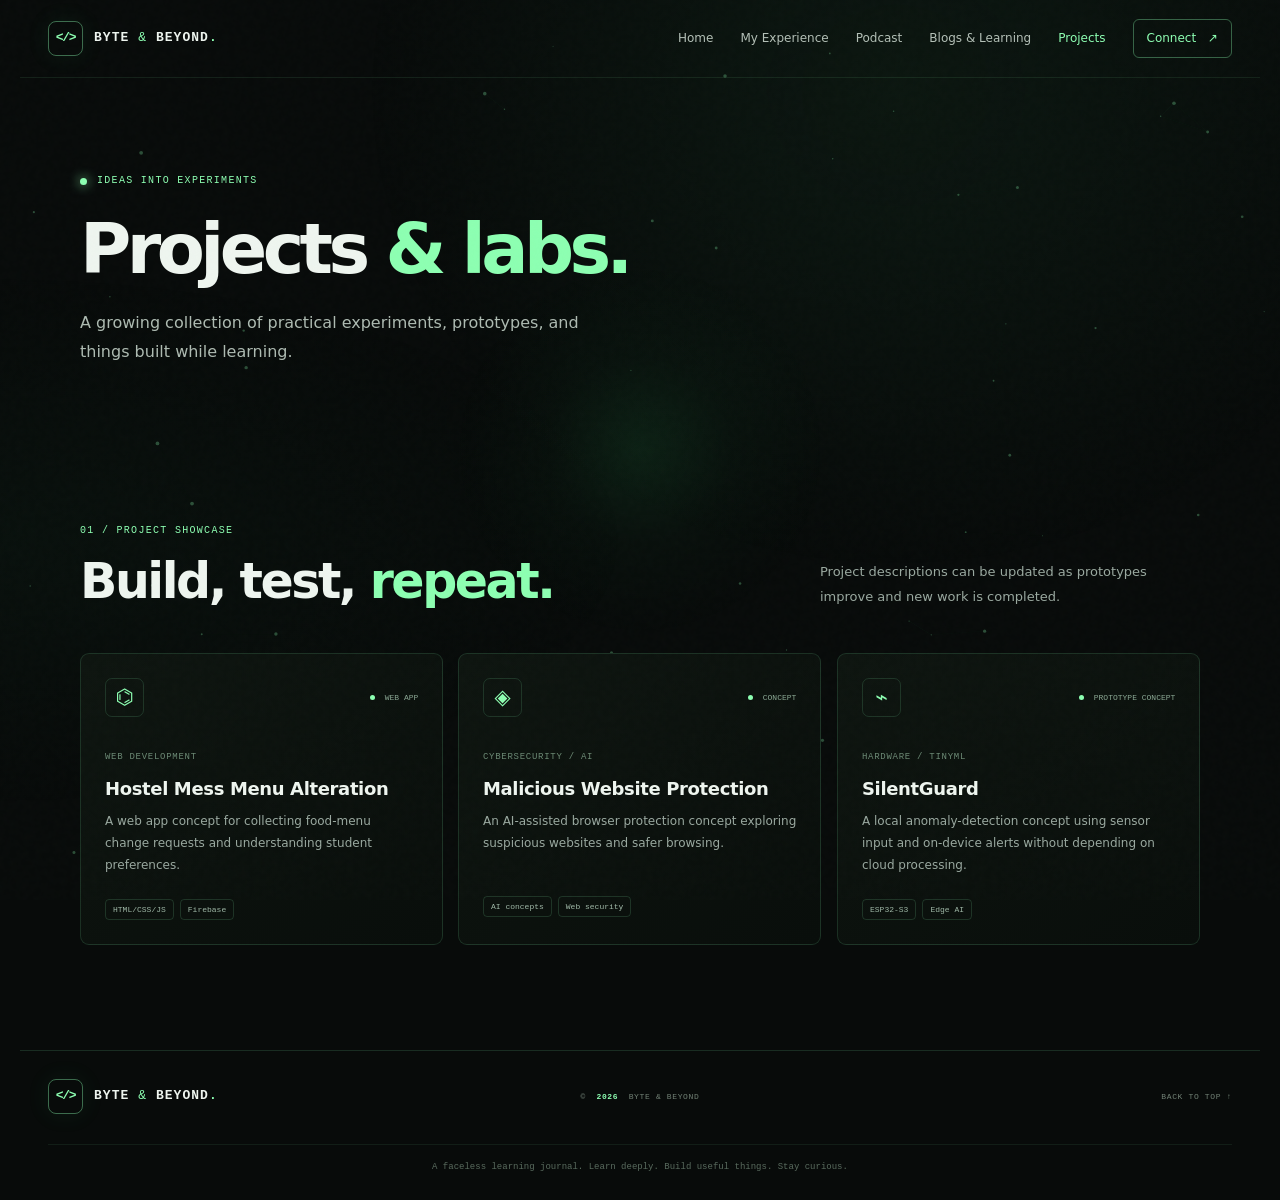
<file: projects.html>
<!doctype html><html lang="en"><head><meta charset="utf-8"><meta name="viewport" content="width=device-width, initial-scale=1"><meta name="theme-color" content="#080b0a"><title>Projects & Labs | Byte & Beyond</title><link rel="icon" href="favicon.svg" type="image/svg+xml"><link rel="stylesheet" href="style.css"><script>document.documentElement.classList.add('js');</script></head><body><div class="noise"></div><div class="cursor-glow"></div><canvas id="particles"></canvas><header class="site-header">
<a class="brand" href="index.html" aria-label="Byte & Beyond home"><span class="brand-mark">&lt;/&gt;</span><span>BYTE <i>&amp;</i> BEYOND<span class="brand-dot">.</span></span></a>
<button class="menu-toggle" aria-label="Toggle navigation" aria-expanded="false"><span></span><span></span><span></span></button>
<nav class="nav" aria-label="Main navigation">
<a href="index.html">Home</a><a href="experience.html">My Experience</a><a href="podcast.html">Podcast</a><a href="learning.html">Blogs & Learning</a><a class="active" href="projects.html">Projects</a><a class="nav-cta" href="index.html#contact">Connect <span>↗</span></a>
</nav></header>
<main id="top"><section class="section-wrap section-pad page-intro"><div class="eyebrow"><span class="status-dot"></span> IDEAS INTO EXPERIMENTS</div><h1>Projects <span class="green-text">& labs.</span></h1><p class="hero-lede">A growing collection of practical experiments, prototypes, and things built while learning.</p></section>
<section class="section-wrap section-pad"><div class="section-heading"><div><span class="section-kicker">01 / PROJECT SHOWCASE</span><h2>Build, test, <span class="green-text">repeat.</span></h2></div><p class="section-intro">Project descriptions can be updated as prototypes improve and new work is completed.</p></div>
<div class="project-grid">
<article class="project-card reveal"><div class="project-top"><span class="project-symbol">⌬</span><span class="project-status"><i></i> WEB APP</span></div><span class="project-type">WEB DEVELOPMENT</span><h3>Hostel Mess Menu Alteration</h3><p>A web app concept for collecting food-menu change requests and understanding student preferences.</p><div class="tech-tags"><span>HTML/CSS/JS</span><span>Firebase</span></div></article>
<article class="project-card reveal"><div class="project-top"><span class="project-symbol">◈</span><span class="project-status"><i></i> CONCEPT</span></div><span class="project-type">CYBERSECURITY / AI</span><h3>Malicious Website Protection</h3><p>An AI-assisted browser protection concept exploring suspicious websites and safer browsing.</p><div class="tech-tags"><span>AI concepts</span><span>Web security</span></div></article>
<article class="project-card reveal"><div class="project-top"><span class="project-symbol">⌁</span><span class="project-status"><i></i> PROTOTYPE CONCEPT</span></div><span class="project-type">HARDWARE / TINYML</span><h3>SilentGuard</h3><p>A local anomaly-detection concept using sensor input and on-device alerts without depending on cloud processing.</p><div class="tech-tags"><span>ESP32-S3</span><span>Edge AI</span></div></article>
</div></section></main><footer class="site-footer"><a class="brand footer-brand" href="index.html"><span class="brand-mark">&lt;/&gt;</span><span>BYTE <i>&amp;</i> BEYOND<span class="brand-dot">.</span></span></a><span>© <b id="year"></b> BYTE &amp; BEYOND</span><a class="back-top" href="#top">BACK TO TOP ↑</a><p class="footer-bottom">A faceless learning journal. Learn deeply. Build useful things. Stay curious.</p></footer><script src="script.js"></script></body></html>
</file>
<file: style.css>
:root{--bg:#080b0a;--panel:#0d1210;--panel2:#101714;--line:rgba(133,255,184,.14);--green:#8dffb2;--green2:#40db7d;--text:#eef5ef;--muted:#9aa9a0;--dim:#5e7065;--font:Inter,ui-sans-serif,system-ui,-apple-system,BlinkMacSystemFont,"Segoe UI",sans-serif;--mono:"SFMono-Regular",Consolas,"Liberation Mono",monospace}
*{box-sizing:border-box}html{scroll-behavior:smooth;scroll-padding-top:90px}body{margin:0;background:var(--bg);color:var(--text);font-family:var(--font);line-height:1.6;overflow-x:hidden}body:before{content:"";position:fixed;inset:0;z-index:-2;pointer-events:none;background:radial-gradient(ellipse at 70% 10%,rgba(37,111,66,.12),transparent 42%),radial-gradient(ellipse at 0% 60%,rgba(22,83,49,.08),transparent 35%)}a{color:inherit;text-decoration:none}button{font:inherit}.noise{position:fixed;inset:0;pointer-events:none;z-index:8;opacity:.025;background-image:url("data:image/svg+xml,%3Csvg viewBox='0 0 180 180' xmlns='http://www.w3.org/2000/svg'%3E%3Cfilter id='n'%3E%3CfeTurbulence type='fractalNoise' baseFrequency='.8' numOctaves='3' stitchTiles='stitch'/%3E%3C/filter%3E%3Crect width='100%25' height='100%25' filter='url(%23n)' opacity='.7'/%3E%3C/svg%3E")}.cursor-glow{position:fixed;top:0;left:0;width:380px;height:380px;border-radius:50%;pointer-events:none;z-index:0;background:radial-gradient(circle,rgba(66,255,135,.085),rgba(66,255,135,.025) 35%,transparent 70%);transform:translate(-50%,-50%);opacity:0;transition:opacity .25s;will-change:transform}body.pointer-ready .cursor-glow{opacity:1}#particles{position:fixed;inset:0;width:100%;height:100%;z-index:0;pointer-events:none;opacity:.45}.site-header,main,.site-footer{position:relative;z-index:1}.site-header{height:78px;max-width:1240px;margin:auto;padding:0 28px;display:flex;align-items:center;justify-content:space-between;border-bottom:1px solid rgba(145,255,180,.09)}.brand{display:inline-flex;align-items:center;gap:11px;font-family:var(--mono);font-size:13px;font-weight:800;letter-spacing:.08em;white-space:nowrap}.brand i{font-style:normal;color:var(--green);font-weight:500}.brand-mark{display:grid;place-items:center;width:35px;height:35px;border:1px solid rgba(141,255,178,.4);color:var(--green);border-radius:8px;font-size:13px;letter-spacing:-.1em;box-shadow:0 0 24px rgba(64,219,125,.08)}.brand-dot{color:var(--green)}.nav{display:flex;align-items:center;gap:27px;font-size:12px;color:#b4c0b7}.nav a{transition:color .2s}.nav a:hover,.nav a.active{color:var(--green)}.nav-cta{border:1px solid rgba(141,255,178,.35);padding:9px 13px;border-radius:6px;color:var(--green)!important}.nav-cta span{margin-left:8px}.menu-toggle{display:none;background:none;border:0;padding:8px}.menu-toggle span{display:block;width:22px;height:2px;background:var(--green);margin:5px}
.section-wrap{width:min(1120px,calc(100% - 48px));margin-inline:auto}.hero{min-height:660px;padding-top:105px;padding-bottom:100px;display:grid;grid-template-columns:1.05fr .95fr;align-items:center;gap:50px;position:relative}.hero-copy{position:relative;z-index:2}.eyebrow,.section-kicker{font-family:var(--mono);font-size:10px;letter-spacing:.13em;color:var(--green);display:flex;align-items:center;gap:10px}.status-dot,.console-header i{display:inline-block;width:7px;height:7px;border-radius:50%;background:var(--green);box-shadow:0 0 12px var(--green)}.eyebrow-line{height:1px;width:30px;background:var(--line)}h1,h2,h3,p{margin-top:0}h1{font-size:clamp(43px,5.5vw,70px);line-height:1.04;letter-spacing:-.065em;margin:25px 0 22px;font-weight:750}h2{font-size:clamp(34px,4vw,49px);line-height:1.12;letter-spacing:-.05em;margin:16px 0 0;font-weight:720}.green-text{color:var(--green)}.hero-lede{max-width:510px;color:#aebbb2;font-size:16px;line-height:1.85}.hero-lede strong{color:#eef5ef;font-weight:600}.tamil-line{font-size:13px;color:var(--green);letter-spacing:.02em}.hero-actions{display:flex;gap:12px;flex-wrap:wrap;margin-top:29px}.button{display:inline-flex;align-items:center;gap:16px;justify-content:center;padding:13px 17px;border-radius:6px;font-size:12px;font-weight:700;transition:transform .2s,border-color .2s,box-shadow .2s}.button:hover{transform:translateY(-3px)}.button-primary{background:var(--green);color:#071009;box-shadow:0 0 24px rgba(141,255,178,.12)}.button-primary:hover{box-shadow:0 0 32px rgba(141,255,178,.24)}.button-ghost{border:1px solid rgba(170,206,181,.2);color:#e3eee6}.button-ghost:hover{border-color:var(--green)}.play-icon{color:var(--green)}.hero-meta{display:flex;flex-wrap:wrap;gap:17px;margin-top:43px;color:#738278;font-family:var(--mono);font-size:9px}.hero-meta span{display:flex;gap:6px;align-items:center}.meta-symbol{color:var(--green)}.hero-visual{position:relative;min-height:390px;padding:18px;border:1px solid rgba(141,255,178,.22);border-radius:13px;background:linear-gradient(140deg,rgba(15,24,19,.96),rgba(7,11,9,.9));box-shadow:0 25px 100px rgba(0,0,0,.3),inset 0 0 50px rgba(53,150,85,.04);transform-style:preserve-3d;transition:transform .15s ease-out}.hero-visual:before{content:"";position:absolute;inset:0;border-radius:inherit;pointer-events:none;background:linear-gradient(120deg,rgba(141,255,178,.05),transparent 30%,transparent 70%,rgba(141,255,178,.04))}.visual-top,.visual-bottom{display:flex;align-items:center;justify-content:space-between;font:9px var(--mono);letter-spacing:.07em;color:#70877a}.visual-top{padding-bottom:15px;border-bottom:1px solid var(--line)}.window-dots{display:flex;gap:5px}.window-dots b{width:6px;height:6px;background:#34513f;border-radius:50%}.window-dots b:first-child{background:#e6b45f}.window-dots b:nth-child(2){background:#6bcf8b}.terminal{padding:28px 8px 30px;font:12px/1.9 var(--mono);position:relative;z-index:1}.terminal-line{color:#d7e4da}.terminal-muted{color:#6b8874}.terminal-green{color:var(--green);margin:0 6px}.terminal-output{color:var(--green);font-size:18px;margin:2px 0 20px 4px}.terminal-message{font-size:15px;line-height:2.1;margin-top:6px}.blink{animation:blink 1s steps(2,start) infinite}.typing{color:#d8f6e1}.visual-bottom{padding-top:14px;border-top:1px solid var(--line);font-size:8px}.visual-bottom b{color:var(--green);font-weight:500}.orbit{position:absolute;border:1px solid rgba(141,255,178,.08);border-radius:50%;pointer-events:none}.orbit-one{width:450px;height:450px;top:-30px;right:-30px}.orbit-two{width:510px;height:510px;top:-60px;right:-60px;border-style:dashed;animation:spin 60s linear infinite}.floating-chip{position:absolute;background:#0d1711;border:1px solid rgba(141,255,178,.3);padding:9px 11px;border-radius:5px;font:9px var(--mono);color:var(--green);box-shadow:0 8px 24px #0008}.chip-one{left:-28px;top:70px}.chip-two{right:-23px;bottom:70px}.hero-scroll{position:absolute;bottom:27px;left:0;display:flex;align-items:center;gap:10px;font:9px var(--mono);letter-spacing:.13em;color:#67786d}.hero-scroll span{width:24px;height:1px;background:var(--green)}
.ticker{overflow:hidden;border-block:1px solid rgba(141,255,178,.12);background:rgba(9,15,11,.8)}.ticker-track{display:flex;align-items:center;gap:29px;width:max-content;padding:17px 0;animation:ticker 35s linear infinite;font:10px var(--mono);letter-spacing:.15em;color:#a7b8ab}.ticker-track b{color:var(--green);font-size:13px}.section-pad{padding-top:105px;padding-bottom:105px}.section-heading{display:flex;align-items:flex-end;justify-content:space-between;gap:40px;margin-bottom:43px}.section-intro{max-width:380px;color:var(--muted);font-size:13px;line-height:1.9;margin:0}.journey-grid{display:grid;grid-template-columns:repeat(3,1fr);gap:15px}.card{position:relative;border:1px solid var(--line);background:linear-gradient(145deg,rgba(17,25,20,.95),rgba(10,15,12,.96));border-radius:10px;padding:25px;min-height:230px;overflow:hidden;transform-style:preserve-3d;transition:border-color .25s,background .25s,transform .15s}.card:after{content:"";position:absolute;width:130px;height:130px;right:-65px;bottom:-75px;border-radius:50%;background:rgba(69,231,123,.07);filter:blur(25px)}.card:hover{border-color:rgba(141,255,178,.45)}.card-index{position:absolute;right:22px;top:20px;font:10px var(--mono);color:#53695a}.card-icon{color:var(--green);font-size:25px;margin-bottom:26px}.card h3,.gate-card h3,.project-card h3{font-size:18px;letter-spacing:-.02em;margin-bottom:9px}.card p,.gate-card p,.project-card p{color:var(--muted);font-size:12px;line-height:1.8;margin-bottom:23px}.card-foot{font:9px var(--mono);letter-spacing:.09em;color:#7b9583}.split-section{display:grid;grid-template-columns:.85fr 1.15fr;gap:70px;align-items:center;border-top:1px solid rgba(141,255,178,.08)}.split-copy p:not(.tamil-line){font-size:13px;line-height:1.9;color:var(--muted);margin-top:22px}.text-link{display:inline-flex;gap:13px;align-items:center;color:var(--green);font-size:12px;font-weight:650;margin-top:12px}.text-link span{transition:transform .2s}.text-link:hover span{transform:translate(3px,-3px)}.topic-console,.about-terminal{background:#090e0b;border:1px solid rgba(141,255,178,.2);border-radius:9px;overflow:hidden;box-shadow:0 20px 60px #0003}.console-header{display:flex;justify-content:space-between;align-items:center;padding:15px 18px;background:#0e1711;border-bottom:1px solid var(--line);font:9px var(--mono);color:#8ba493;letter-spacing:.06em}.console-header i{margin-right:8px;width:6px;height:6px}.console-header span:last-child{color:#5b7964}.console-row{display:grid;grid-template-columns:30px 1fr auto;gap:10px;align-items:center;padding:17px 18px;border-bottom:1px solid rgba(141,255,178,.08)}.console-num{font:10px var(--mono);color:#54705b}.console-row b{display:block;font-size:12px;font-weight:600}.console-row small{display:block;color:#74877a;font-size:10px;margin-top:3px}.topic-state{font:8px var(--mono);color:var(--green);letter-spacing:.04em}.console-note{padding:15px 18px;margin:0;color:#64806c;font:9px/1.7 var(--mono);background:#0b110d}.gate-section{border-top:1px solid rgba(141,255,178,.08)}.gate-grid{display:grid;grid-template-columns:repeat(4,1fr);gap:13px}.gate-card{border:1px solid var(--line);background:var(--panel);padding:21px;border-radius:8px;transition:transform .25s,border-color .25s}.gate-card:hover{transform:translateY(-5px);border-color:rgba(141,255,178,.4)}.gate-tag{font:9px var(--mono);color:#688573}.gate-icon{font-size:25px;color:var(--green);margin:19px 0}.gate-card h3{font-size:15px;min-height:40px}.gate-card p{min-height:67px}.gate-card a{font-size:10px;color:var(--green)}.gate-card a span{margin-left:5px}.small-note{margin:20px 0 0;color:#617368;font:9px var(--mono)}.blog-grid{display:grid;grid-template-columns:repeat(3,1fr);gap:17px}.blog-card{border:1px solid var(--line);border-radius:9px;background:#0c120e;padding:13px;transition:transform .25s,border-color .25s}.blog-card:hover{transform:translateY(-5px);border-color:rgba(141,255,178,.4)}.blog-art{height:160px;border-radius:5px;background:#101d14;position:relative;display:flex;align-items:center;justify-content:center;gap:14px;overflow:hidden;font:13px var(--mono);color:var(--green)}.art-network{background:radial-gradient(circle at center,#183c25,#0a120d 70%)}.art-network span{border:1px solid rgba(141,255,178,.45);padding:11px 14px;border-radius:6px;z-index:1;background:#0a130de8}.art-network i{font-style:normal;z-index:1}.art-grid{position:absolute;inset:0;background-image:linear-gradient(rgba(141,255,178,.07) 1px,transparent 1px),linear-gradient(90deg,rgba(141,255,178,.07) 1px,transparent 1px);background-size:22px 22px;mask-image:linear-gradient(transparent,#000)}.art-db{flex-wrap:wrap;align-content:center;padding:30px;gap:10px;background:linear-gradient(135deg,#15281b,#0a100c)}.art-db span:nth-child(2){color:#fff}.art-linux{justify-content:flex-start;align-items:flex-start;flex-direction:column;padding:28px;background:repeating-linear-gradient(0deg,#0b120d,#0b120d 22px,#0d1710 23px)}.art-linux span{font-size:10px;color:#94b29b}.art-linux strong{font-size:22px}.art-linux i{font-style:normal;color:#c0d5c5}.art-linux b{color:var(--green);animation:blink 1s steps(2,start) infinite}.blog-meta{display:flex;justify-content:space-between;gap:8px;font:8px var(--mono);letter-spacing:.04em;color:#7a9883;margin:17px 4px 12px}.blog-card h3{font-size:16px;line-height:1.45;letter-spacing:-.025em;margin:0 4px 8px}.blog-card p{font-size:11px;line-height:1.8;color:var(--muted);margin:0 4px 10px}.blog-card .text-link{margin:8px 4px 10px;font-size:10px}.center-note{text-align:center;margin-top:28px;color:#6b7d70;font:9px var(--mono);letter-spacing:.06em}
.project-section{border-top:1px solid rgba(141,255,178,.08)}.project-grid{display:grid;grid-template-columns:repeat(3,1fr);gap:15px}.project-card{position:relative;padding:24px;border:1px solid var(--line);border-radius:9px;background:linear-gradient(145deg,#0e1510,#090e0b);min-height:285px;transition:border-color .2s;transform-style:preserve-3d}.project-card:hover{border-color:rgba(141,255,178,.45)}.project-top{display:flex;align-items:center;justify-content:space-between;margin-bottom:24px}.project-symbol{display:grid;place-items:center;width:39px;height:39px;border:1px solid var(--line);border-radius:7px;color:var(--green);font-size:21px}.project-status{font:8px var(--mono);color:#8ba894}.project-status i{display:inline-block;width:5px;height:5px;border-radius:50%;background:var(--green);margin-right:5px;vertical-align:middle}.project-type{font:9px var(--mono);letter-spacing:.08em;color:#6c8a75}.project-card h3{margin:8px 0}.project-card p{min-height:62px}.tech-tags{display:flex;gap:6px;flex-wrap:wrap}.tech-tags span{font:8px var(--mono);padding:5px 7px;border:1px solid rgba(141,255,178,.15);color:#a0b9a8;border-radius:4px}.project-link{position:absolute;right:22px;bottom:22px;color:var(--green);font-size:18px}.project-link.muted{color:#49614f}.resource-section{border-top:1px solid rgba(141,255,178,.08)}.resource-list{border-top:1px solid var(--line)}.resource-list>a{display:grid;grid-template-columns:42px 1fr auto 20px;gap:17px;align-items:center;padding:18px 12px;border-bottom:1px solid var(--line);transition:background .2s}.resource-list>a:hover{background:rgba(141,255,178,.035)}.resource-icon{display:grid;place-items:center;width:37px;height:37px;border:1px solid var(--line);border-radius:7px;color:var(--green);font-size:19px}.resource-list b{display:block;font-size:12px}.resource-list small{display:block;color:var(--muted);font-size:10px;margin-top:4px}.resource-category{font:8px var(--mono);letter-spacing:.06em;color:#73907c}.resource-arrow{color:var(--green)}.about-section{display:grid;grid-template-columns:1.05fr .95fr;gap:70px;align-items:center;border-top:1px solid rgba(141,255,178,.08)}.about-terminal{padding-bottom:21px}.about-terminal>p,.about-terminal ul{font:11px/1.9 var(--mono);color:#a7b8ac;margin:20px 22px}.about-terminal ul{padding-left:20px}.about-terminal li{padding:3px 0}.md-green{color:var(--green)}.about-terminal .about-signoff{color:var(--green);margin-top:25px}.about-side p{color:var(--muted);font-size:13px;line-height:1.9;margin-top:24px}.about-stat-row{display:flex;gap:35px;margin-top:28px}.about-stat-row div{display:flex;flex-direction:column;gap:3px}.about-stat-row strong{font:20px var(--mono);color:var(--green)}.about-stat-row span{font:9px var(--mono);color:#758a7a;text-transform:uppercase;letter-spacing:.1em}.contact-section{padding-top:20px;padding-bottom:100px}.contact-box{text-align:center;padding:65px 25px;border:1px solid rgba(141,255,178,.2);border-radius:12px;background:radial-gradient(ellipse at center,rgba(41,102,57,.16),transparent 70%),#0a100c;position:relative;overflow:hidden}.contact-box:before,.contact-box:after{content:"";position:absolute;width:200px;height:200px;border:1px solid rgba(141,255,178,.08);border-radius:50%;top:-140px;left:-80px}.contact-box:after{left:auto;right:-90px;top:auto;bottom:-150px}.contact-box h2{margin:17px 0}.contact-box>p{max-width:510px;margin:0 auto;color:var(--muted);font-size:12px;line-height:1.9}.contact-actions{display:flex;justify-content:center;gap:12px;flex-wrap:wrap;margin:25px 0 15px}.contact-note{font-size:10px!important;color:#6d8273!important}.site-footer{border-top:1px solid var(--line);max-width:1240px;margin:auto;padding:28px;display:grid;grid-template-columns:1fr 1fr 1fr;align-items:center;gap:15px}.footer-brand{justify-self:start}.site-footer>span,.back-top{font:8px var(--mono);letter-spacing:.08em;color:#728276}.site-footer>span{text-align:center}.site-footer>span b{color:var(--green);margin:0 5px}.back-top{justify-self:end}.footer-bottom{grid-column:1/-1;text-align:center;margin:15px 0 0;padding-top:17px;border-top:1px solid rgba(141,255,178,.08);font:9px var(--mono);color:#596b5e}
.reveal{opacity:1;transform:translateY(0)}.js .reveal{opacity:0;transform:translateY(18px);transition:opacity .7s ease,transform .7s cubic-bezier(.2,.7,.2,1)}.js .reveal.is-visible{opacity:1;transform:translateY(0)}@keyframes blink{to{visibility:hidden}}@keyframes spin{to{transform:rotate(360deg)}}@keyframes ticker{to{transform:translateX(-50%)}}@media(hover:hover) and (pointer:fine){.card,.project-card,.hero-visual{will-change:transform}}@media(max-width:900px){.nav{gap:15px}.hero{gap:28px;grid-template-columns:1fr 1fr}.hero-meta{gap:10px}.section-heading{gap:25px}.split-section,.about-section{gap:35px}.gate-grid{grid-template-columns:repeat(2,1fr)}.gate-card h3,.gate-card p{min-height:0}.hero-visual{min-height:350px}.orbit-one{width:370px;height:370px}.orbit-two{width:420px;height:420px}}@media(max-width:700px){.site-header{height:68px;padding:0 20px}.menu-toggle{display:block;z-index:5}.nav{display:none;position:absolute;top:67px;left:12px;right:12px;padding:18px;background:#0b120d;border:1px solid var(--line);border-radius:9px;flex-direction:column;align-items:stretch;gap:0;box-shadow:0 18px 40px #0009}.nav.open{display:flex}.nav a{padding:12px 8px;border-bottom:1px solid rgba(141,255,178,.07)}.nav a:last-child{border-bottom:0}.nav-cta{margin-top:7px;text-align:center}.section-wrap{width:calc(100% - 36px)}.hero{padding-top:70px;padding-bottom:82px;grid-template-columns:1fr;gap:45px;min-height:0}.hero h1{font-size:clamp(43px,12vw,63px)}.hero-lede{font-size:14px}.hero-meta{margin-top:30px}.hero-visual{width:calc(100% - 12px);margin:auto;min-height:330px}.floating-chip{font-size:8px}.chip-one{left:-10px}.chip-two{right:-10px}.hero-scroll{bottom:25px}.section-pad{padding-top:72px;padding-bottom:72px}.section-heading{display:block;margin-bottom:28px}.section-intro{margin-top:19px}.journey-grid,.blog-grid,.project-grid{grid-template-columns:1fr}.card{min-height:190px}.split-section,.about-section{grid-template-columns:1fr;gap:32px}.console-row{grid-template-columns:23px 1fr;gap:8px}.topic-state{grid-column:2}.gate-grid{gap:10px}.gate-card{padding:16px}.gate-card h3{font-size:14px}.gate-card p{font-size:11px}.blog-art{height:170px}.project-card{min-height:260px}.resource-list>a{grid-template-columns:38px 1fr 18px;gap:12px;padding:15px 4px}.resource-category{display:none}.resource-list b{font-size:11px}.resource-list small{font-size:9px}.about-stat-row{gap:25px}.contact-section{padding-bottom:70px}.contact-box{padding:50px 18px}.site-footer{padding:25px 20px;grid-template-columns:1fr 1fr}.site-footer>span{grid-column:1/-1;grid-row:2;text-align:left}.back-top{grid-column:2;grid-row:1}.footer-bottom{grid-row:3}.cursor-glow{display:none}#particles{opacity:.25}}@media(max-width:390px){.brand{font-size:11px}.hero-actions .button{width:100%}.gate-grid{grid-template-columns:1fr}.gate-card h3{min-height:0}.gate-card p{min-height:0}.visual-bottom{font-size:7px}.terminal{font-size:10px}.terminal-output{font-size:16px}.hero-visual{padding:13px}.floating-chip{display:none}}@media(prefers-reduced-motion:reduce){*,*::before,*::after{scroll-behavior:auto!important;animation-duration:.01ms!important;animation-iteration-count:1!important;transition-duration:.01ms!important}.cursor-glow,#particles{display:none}.js .reveal{opacity:1;transform:none}}


.page-intro{padding-top:95px;padding-bottom:35px}.page-intro h1{margin-top:24px}.experience-grid{display:grid;grid-template-columns:minmax(0,900px);gap:20px}.experience-card,.podcast-card{display:grid;grid-template-columns:.85fr 1.15fr;gap:28px;padding:20px;border:1px solid var(--line);border-radius:12px;background:linear-gradient(145deg,#101812,#090e0b);align-items:center}.certificate-art{min-height:290px;padding:26px 18px;border:1px solid rgba(141,255,178,.35);background:radial-gradient(circle at 50% 40%,rgba(141,255,178,.12),transparent 55%),#0a100c;display:flex;align-items:center;justify-content:center;flex-direction:column;text-align:center;position:relative;overflow:hidden}.cert-top{font:10px var(--mono);letter-spacing:.14em;color:var(--green)}.cert-line{height:1px;width:70%;background:var(--green);opacity:.5;margin:20px}.certificate-art small{font:8px var(--mono);color:#7f9887}.certificate-art h3{font-size:16px;margin:12px 0;color:#f2fff5}.certificate-art p{font-size:12px;color:var(--green)}.cert-seal{width:35px;height:35px;border:1px solid var(--green);border-radius:50%;display:grid;place-items:center;color:var(--green);margin:10px}.cert-bottom{font:8px var(--mono);letter-spacing:.12em;color:#81998a}.experience-detail h3,.podcast-detail h3{font-size:24px;margin:13px 0}.experience-detail p,.podcast-detail p{font-size:12px;line-height:1.9;color:var(--muted)}.credential{font-size:10px!important}.credential code{color:var(--green);overflow-wrap:anywhere}.button{cursor:pointer}.sound-wave{display:flex;align-items:center;gap:6px;height:70px;margin-top:30px}.sound-wave i{width:4px;border-radius:4px;background:var(--green);height:20%;opacity:.8;animation:wave 1.2s ease-in-out infinite alternate}.sound-wave i:nth-child(3n){height:80%;animation-delay:.2s}.sound-wave i:nth-child(3n + 1){height:45%;animation-delay:.5s}.sound-wave i:nth-child(4n){height:100%;animation-delay:.35s}@keyframes wave{to{transform:scaleY(.35);opacity:.45}}.podcast-art{min-height:270px;display:flex;align-items:center;justify-content:center;flex-direction:column;gap:12px;position:relative;overflow:hidden;border:1px solid var(--line);background:radial-gradient(circle,rgba(141,255,178,.14),transparent 65%),#090f0b;color:var(--green);font:26px var(--mono)}.podcast-art small{font-size:8px;letter-spacing:.2em;color:#779280}.podcast-orbit{position:absolute;width:210px;height:210px;border:1px dashed rgba(141,255,178,.4);border-radius:50%;animation:spin 35s linear infinite}.audio-placeholder{border:1px solid var(--line);border-radius:7px;padding:14px;color:var(--green);font:10px var(--mono);margin:18px 0}.podcast-detail details,.blog-card details{font-size:12px;color:var(--green);cursor:pointer}.podcast-detail details p{margin-top:12px}.small-note{font-size:10px;color:#74877a;line-height:1.8}.nav a.active{color:var(--green)}@media(max-width:700px){.page-intro{padding-top:65px}.experience-card,.podcast-card{grid-template-columns:1fr;gap:22px;padding:14px}.certificate-art{min-height:250px}.podcast-art{min-height:220px}.sound-wave{gap:4px}.sound-wave i{width:3px}}
</file>
